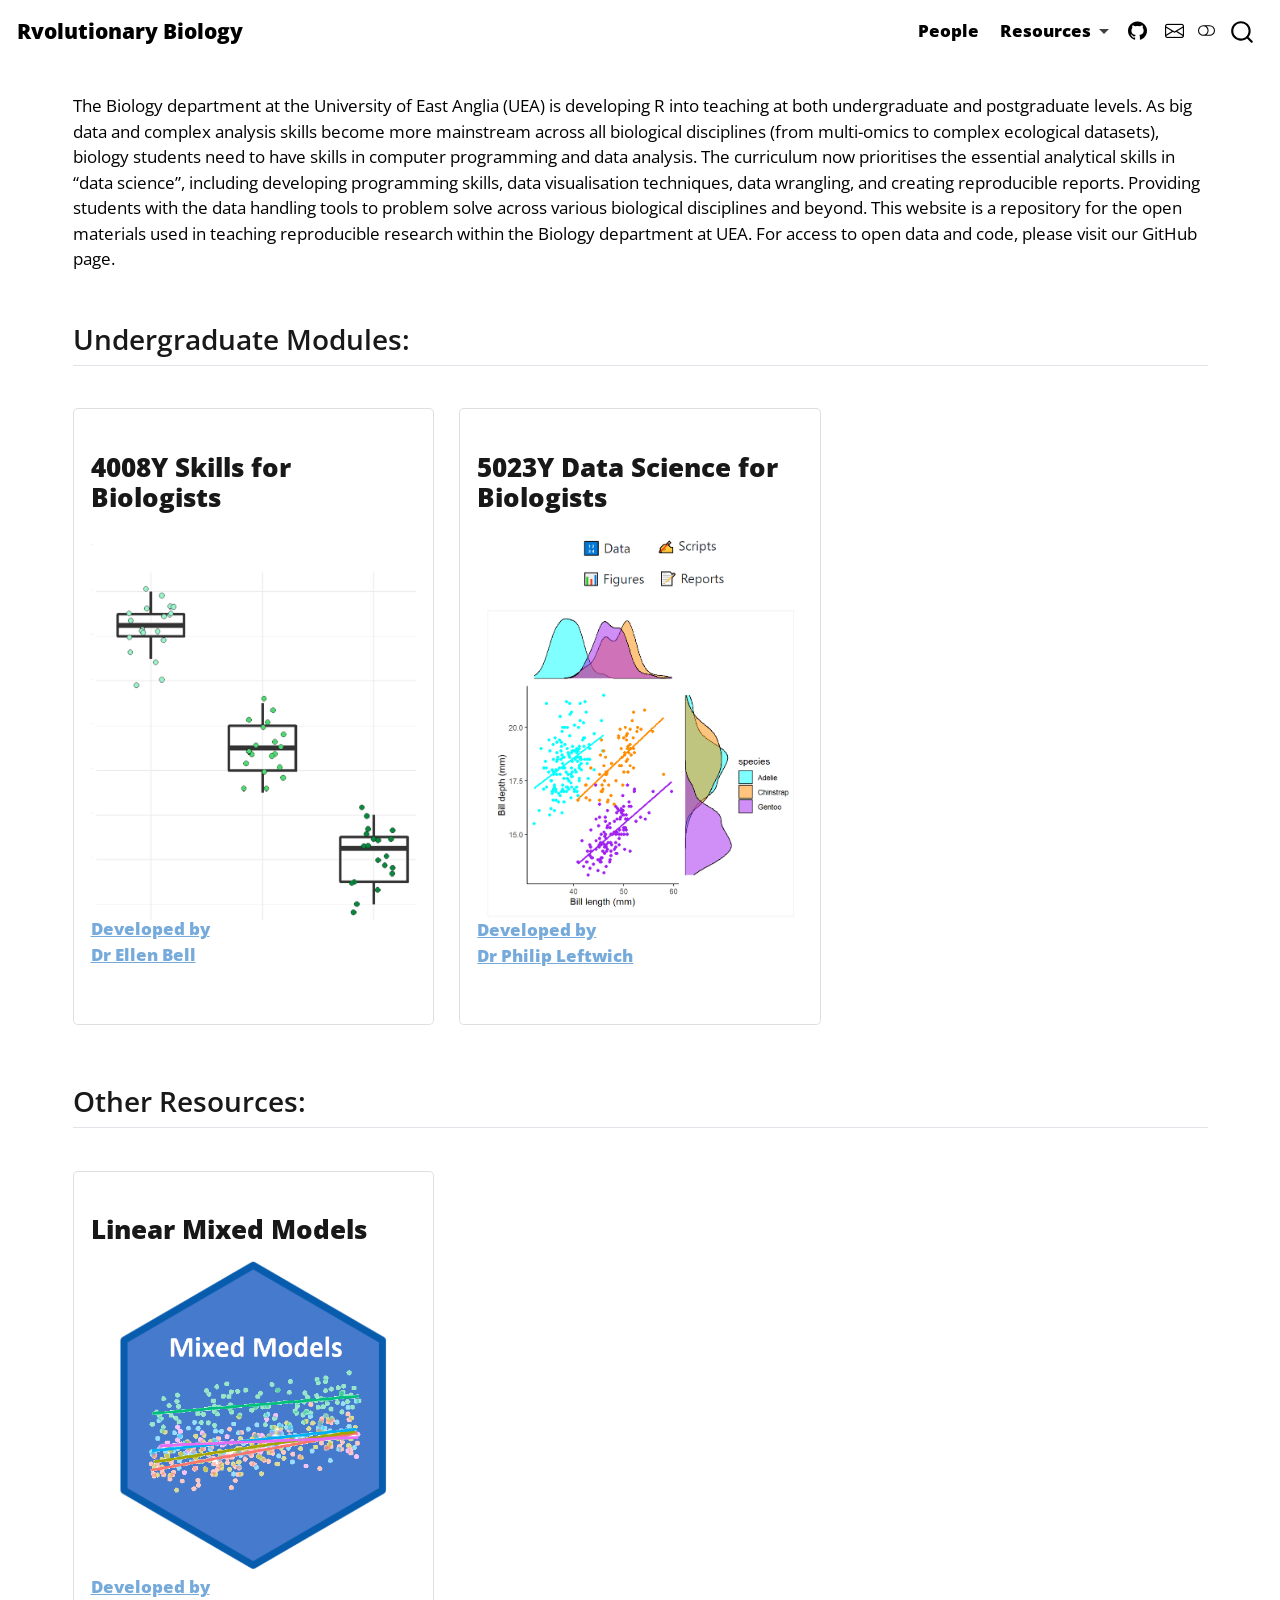
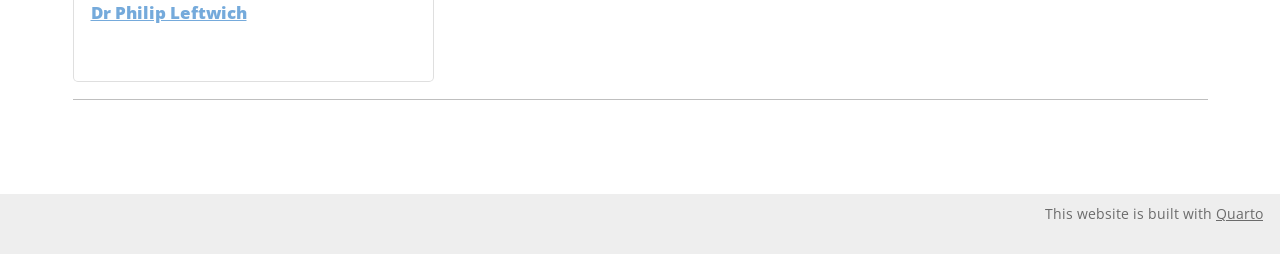
<file: docs/index.html>
<!DOCTYPE html>
<html xmlns="http://www.w3.org/1999/xhtml" lang="en" xml:lang="en"><head>

<meta charset="utf-8">
<meta name="generator" content="quarto-1.3.354">

<meta name="viewport" content="width=device-width, initial-scale=1.0, user-scalable=yes">


<title>index</title>
<style>
code{white-space: pre-wrap;}
span.smallcaps{font-variant: small-caps;}
div.columns{display: flex; gap: min(4vw, 1.5em);}
div.column{flex: auto; overflow-x: auto;}
div.hanging-indent{margin-left: 1.5em; text-indent: -1.5em;}
ul.task-list{list-style: none;}
ul.task-list li input[type="checkbox"] {
  width: 0.8em;
  margin: 0 0.8em 0.2em -1em; /* quarto-specific, see https://github.com/quarto-dev/quarto-cli/issues/4556 */ 
  vertical-align: middle;
}
</style>


<script src="site_libs/quarto-nav/quarto-nav.js"></script>
<script src="site_libs/quarto-nav/headroom.min.js"></script>
<script src="site_libs/clipboard/clipboard.min.js"></script>
<script src="site_libs/quarto-search/autocomplete.umd.js"></script>
<script src="site_libs/quarto-search/fuse.min.js"></script>
<script src="site_libs/quarto-search/quarto-search.js"></script>
<meta name="quarto:offset" content="./">
<script src="site_libs/quarto-html/quarto.js"></script>
<script src="site_libs/quarto-html/popper.min.js"></script>
<script src="site_libs/quarto-html/tippy.umd.min.js"></script>
<script src="site_libs/quarto-html/anchor.min.js"></script>
<link href="site_libs/quarto-html/tippy.css" rel="stylesheet">
<link href="site_libs/quarto-html/quarto-syntax-highlighting.css" rel="stylesheet" class="quarto-color-scheme" id="quarto-text-highlighting-styles">
<link href="site_libs/quarto-html/quarto-syntax-highlighting-dark.css" rel="prefetch" class="quarto-color-scheme quarto-color-alternate" id="quarto-text-highlighting-styles">
<script src="site_libs/bootstrap/bootstrap.min.js"></script>
<link href="site_libs/bootstrap/bootstrap-icons.css" rel="stylesheet">
<link href="site_libs/bootstrap/bootstrap.min.css" rel="stylesheet" class="quarto-color-scheme" id="quarto-bootstrap" data-mode="light">
<link href="site_libs/bootstrap/bootstrap-dark.min.css" rel="prefetch" class="quarto-color-scheme quarto-color-alternate" id="quarto-bootstrap" data-mode="dark">
<script id="quarto-search-options" type="application/json">{
  "location": "navbar",
  "copy-button": false,
  "collapse-after": 3,
  "panel-placement": "end",
  "type": "overlay",
  "limit": 20,
  "language": {
    "search-no-results-text": "No results",
    "search-matching-documents-text": "matching documents",
    "search-copy-link-title": "Copy link to search",
    "search-hide-matches-text": "Hide additional matches",
    "search-more-match-text": "more match in this document",
    "search-more-matches-text": "more matches in this document",
    "search-clear-button-title": "Clear",
    "search-detached-cancel-button-title": "Cancel",
    "search-submit-button-title": "Submit",
    "search-label": "Search"
  }
}</script>
<style>html{ scroll-behavior: smooth; }</style>


</head>

<body class="nav-fixed">

<div id="quarto-search-results"></div>
  <header id="quarto-header" class="headroom fixed-top">
    <nav class="navbar navbar-expand-lg navbar-dark ">
      <div class="navbar-container container-fluid">
      <div class="navbar-brand-container">
    <a class="navbar-brand" href="./index.html">
    <span class="navbar-title">Rvolutionary Biology</span>
    </a>
  </div>
            <div id="quarto-search" class="" title="Search"></div>
          <button class="navbar-toggler" type="button" data-bs-toggle="collapse" data-bs-target="#navbarCollapse" aria-controls="navbarCollapse" aria-expanded="false" aria-label="Toggle navigation" onclick="if (window.quartoToggleHeadroom) { window.quartoToggleHeadroom(); }">
  <span class="navbar-toggler-icon"></span>
</button>
          <div class="collapse navbar-collapse" id="navbarCollapse">
            <ul class="navbar-nav navbar-nav-scroll ms-auto">
  <li class="nav-item">
    <a class="nav-link" href="./people.html" rel="" target="">
 <span class="menu-text">People</span></a>
  </li>  
  <li class="nav-item dropdown ">
    <a class="nav-link dropdown-toggle" href="#" id="nav-menu-resources" role="button" data-bs-toggle="dropdown" aria-expanded="false" rel="" target="">
 <span class="menu-text">Resources</span>
    </a>
    <ul class="dropdown-menu dropdown-menu-end" aria-labelledby="nav-menu-resources">    
        <li>
    <a class="dropdown-item" href="./myresources.html" rel="" target="">
 <span class="dropdown-text">books, workshops &amp; communities</span></a>
  </li>  
        <li>
    <a class="dropdown-item" href="./information.html" rel="" target="">
 <span class="dropdown-text">teaching resources</span></a>
  </li>  
    </ul>
  </li>
  <li class="nav-item compact">
    <a class="nav-link" href="https://github.com/UEABIO" rel="" target=""><i class="bi bi-github" role="img">
</i> 
 <span class="menu-text"></span></a>
  </li>  
  <li class="nav-item compact">
    <a class="nav-link" href="mailto:p.leftwich@uea.ac.uk" rel="" target=""><i class="bi bi-envelope" role="img">
</i> 
 <span class="menu-text"></span></a>
  </li>  
</ul>
            <div class="quarto-navbar-tools">
  <a href="" class="quarto-color-scheme-toggle quarto-navigation-tool  px-1" onclick="window.quartoToggleColorScheme(); return false;" title="Toggle dark mode"><i class="bi"></i></a>
</div>
          </div> <!-- /navcollapse -->
      </div> <!-- /container-fluid -->
    </nav>
</header>
<!-- content -->
<div id="quarto-content" class="quarto-container page-columns page-rows-contents page-layout-full page-navbar">
<!-- sidebar -->
<!-- margin-sidebar -->
    <div id="quarto-margin-sidebar" class="sidebar margin-sidebar zindex-bottom">
        
    </div>
<!-- main -->
<main class="content column-page" id="quarto-document-content">



<p>The Biology department at the University of East Anglia (UEA) is developing R into teaching at both undergraduate and postgraduate levels. As big data and complex analysis skills become more mainstream across all biological disciplines (from multi-omics to complex ecological datasets), biology students need to have skills in computer programming and data analysis. The curriculum now prioritises the essential analytical skills in “data science”, including developing programming skills, data visualisation techniques, data wrangling, and creating reproducible reports. Providing students with the data handling tools to problem solve across various biological disciplines and beyond. This website is a repository for the open materials used in teaching reproducible research within the Biology department at UEA. For access to open data and code, please visit our GitHub page.</p>
<div class="grid">
<section id="sec-curr" class="level2 g-col-12">
<h2 class="anchored" data-anchor-id="sec-curr">Undergraduate Modules:</h2>
</section>
<div class="g-col-12 g-col-md-4">
<div class="card h-100">
<div class="card-body d-flex flex-column position-relative">
<h4 class="card-title anchored">
4008Y Skills for Biologists
</h4>
<a href="https://ellenbell.github.io/4008Y/" target="_blank"> <img src="images/descriptives.png" class="card-img-top" alt="4008Y Skills for Biologists"> </a> <a href="https://research-portal.uea.ac.uk/en/persons/ellen-bell" target="_blank">
<p class="card-subtitle">
Developed by<br>Dr Ellen Bell
</p>
</a>
<div class="card-text text-center">

</div>
<div class="text-center">
<p></p>
</div>
</div>
</div>
</div>
<div class="g-col-12 g-col-md-4">
<div class="card h-100">
<div class="card-body d-flex flex-column position-relative">
<h4 class="card-title anchored">
5023Y Data Science for Biologists
</h4>
<a href="https://ueabio.github.io/data-sci-v1/" target="_blank"> <img src="images/data_sci.png" class="card-img-top" alt="5023Y Data Science for Biologists"> </a> <a href="https://research-portal.uea.ac.uk/en/persons/philip-leftwich" target="_blank">
<p class="card-subtitle">
Developed by<br>Dr Philip Leftwich
</p>
</a>
<div class="card-text text-center">

</div>
<div class="text-center">
<p></p>
</div>
</div>
</div>
</div>
<section id="sec-curr" class="level2 g-col-12">
<h2 class="anchored" data-anchor-id="sec-curr">Other Resources:</h2>
</section>
<div class="g-col-12 g-col-md-4">
<div class="card h-100">
<div class="card-body d-flex flex-column position-relative">
<h4 class="card-title anchored">
Linear Mixed Models
</h4>
<a href="https://ueabio.github.io/intro-mixed-models/" target="_blank"> <img src="images/mixed-logo.png" class="card-img-top" alt="Linear Mixed Models"> </a> <a href="https://research-portal.uea.ac.uk/en/persons/philip-leftwich" target="_blank">
<p class="card-subtitle">
Developed by<br>Dr Philip Leftwich
</p>
</a>
<div class="card-text text-center">

</div>
<div class="text-center">
<p></p>
</div>
</div>
</div>
</div>
</div>
<hr>



</main> <!-- /main -->
<script id="quarto-html-after-body" type="application/javascript">
window.document.addEventListener("DOMContentLoaded", function (event) {
  const toggleBodyColorMode = (bsSheetEl) => {
    const mode = bsSheetEl.getAttribute("data-mode");
    const bodyEl = window.document.querySelector("body");
    if (mode === "dark") {
      bodyEl.classList.add("quarto-dark");
      bodyEl.classList.remove("quarto-light");
    } else {
      bodyEl.classList.add("quarto-light");
      bodyEl.classList.remove("quarto-dark");
    }
  }
  const toggleBodyColorPrimary = () => {
    const bsSheetEl = window.document.querySelector("link#quarto-bootstrap");
    if (bsSheetEl) {
      toggleBodyColorMode(bsSheetEl);
    }
  }
  toggleBodyColorPrimary();  
  const disableStylesheet = (stylesheets) => {
    for (let i=0; i < stylesheets.length; i++) {
      const stylesheet = stylesheets[i];
      stylesheet.rel = 'prefetch';
    }
  }
  const enableStylesheet = (stylesheets) => {
    for (let i=0; i < stylesheets.length; i++) {
      const stylesheet = stylesheets[i];
      stylesheet.rel = 'stylesheet';
    }
  }
  const manageTransitions = (selector, allowTransitions) => {
    const els = window.document.querySelectorAll(selector);
    for (let i=0; i < els.length; i++) {
      const el = els[i];
      if (allowTransitions) {
        el.classList.remove('notransition');
      } else {
        el.classList.add('notransition');
      }
    }
  }
  const toggleColorMode = (alternate) => {
    // Switch the stylesheets
    const alternateStylesheets = window.document.querySelectorAll('link.quarto-color-scheme.quarto-color-alternate');
    manageTransitions('#quarto-margin-sidebar .nav-link', false);
    if (alternate) {
      enableStylesheet(alternateStylesheets);
      for (const sheetNode of alternateStylesheets) {
        if (sheetNode.id === "quarto-bootstrap") {
          toggleBodyColorMode(sheetNode);
        }
      }
    } else {
      disableStylesheet(alternateStylesheets);
      toggleBodyColorPrimary();
    }
    manageTransitions('#quarto-margin-sidebar .nav-link', true);
    // Switch the toggles
    const toggles = window.document.querySelectorAll('.quarto-color-scheme-toggle');
    for (let i=0; i < toggles.length; i++) {
      const toggle = toggles[i];
      if (toggle) {
        if (alternate) {
          toggle.classList.add("alternate");     
        } else {
          toggle.classList.remove("alternate");
        }
      }
    }
    // Hack to workaround the fact that safari doesn't
    // properly recolor the scrollbar when toggling (#1455)
    if (navigator.userAgent.indexOf('Safari') > 0 && navigator.userAgent.indexOf('Chrome') == -1) {
      manageTransitions("body", false);
      window.scrollTo(0, 1);
      setTimeout(() => {
        window.scrollTo(0, 0);
        manageTransitions("body", true);
      }, 40);  
    }
  }
  const isFileUrl = () => { 
    return window.location.protocol === 'file:';
  }
  const hasAlternateSentinel = () => {  
    let styleSentinel = getColorSchemeSentinel();
    if (styleSentinel !== null) {
      return styleSentinel === "alternate";
    } else {
      return false;
    }
  }
  const setStyleSentinel = (alternate) => {
    const value = alternate ? "alternate" : "default";
    if (!isFileUrl()) {
      window.localStorage.setItem("quarto-color-scheme", value);
    } else {
      localAlternateSentinel = value;
    }
  }
  const getColorSchemeSentinel = () => {
    if (!isFileUrl()) {
      const storageValue = window.localStorage.getItem("quarto-color-scheme");
      return storageValue != null ? storageValue : localAlternateSentinel;
    } else {
      return localAlternateSentinel;
    }
  }
  let localAlternateSentinel = 'default';
  // Dark / light mode switch
  window.quartoToggleColorScheme = () => {
    // Read the current dark / light value 
    let toAlternate = !hasAlternateSentinel();
    toggleColorMode(toAlternate);
    setStyleSentinel(toAlternate);
  };
  // Ensure there is a toggle, if there isn't float one in the top right
  if (window.document.querySelector('.quarto-color-scheme-toggle') === null) {
    const a = window.document.createElement('a');
    a.classList.add('top-right');
    a.classList.add('quarto-color-scheme-toggle');
    a.href = "";
    a.onclick = function() { try { window.quartoToggleColorScheme(); } catch {} return false; };
    const i = window.document.createElement("i");
    i.classList.add('bi');
    a.appendChild(i);
    window.document.body.appendChild(a);
  }
  // Switch to dark mode if need be
  if (hasAlternateSentinel()) {
    toggleColorMode(true);
  } else {
    toggleColorMode(false);
  }
  const icon = "";
  const anchorJS = new window.AnchorJS();
  anchorJS.options = {
    placement: 'right',
    icon: icon
  };
  anchorJS.add('.anchored');
  const isCodeAnnotation = (el) => {
    for (const clz of el.classList) {
      if (clz.startsWith('code-annotation-')) {                     
        return true;
      }
    }
    return false;
  }
  const clipboard = new window.ClipboardJS('.code-copy-button', {
    text: function(trigger) {
      const codeEl = trigger.previousElementSibling.cloneNode(true);
      for (const childEl of codeEl.children) {
        if (isCodeAnnotation(childEl)) {
          childEl.remove();
        }
      }
      return codeEl.innerText;
    }
  });
  clipboard.on('success', function(e) {
    // button target
    const button = e.trigger;
    // don't keep focus
    button.blur();
    // flash "checked"
    button.classList.add('code-copy-button-checked');
    var currentTitle = button.getAttribute("title");
    button.setAttribute("title", "Copied!");
    let tooltip;
    if (window.bootstrap) {
      button.setAttribute("data-bs-toggle", "tooltip");
      button.setAttribute("data-bs-placement", "left");
      button.setAttribute("data-bs-title", "Copied!");
      tooltip = new bootstrap.Tooltip(button, 
        { trigger: "manual", 
          customClass: "code-copy-button-tooltip",
          offset: [0, -8]});
      tooltip.show();    
    }
    setTimeout(function() {
      if (tooltip) {
        tooltip.hide();
        button.removeAttribute("data-bs-title");
        button.removeAttribute("data-bs-toggle");
        button.removeAttribute("data-bs-placement");
      }
      button.setAttribute("title", currentTitle);
      button.classList.remove('code-copy-button-checked');
    }, 1000);
    // clear code selection
    e.clearSelection();
  });
  function tippyHover(el, contentFn) {
    const config = {
      allowHTML: true,
      content: contentFn,
      maxWidth: 500,
      delay: 100,
      arrow: false,
      appendTo: function(el) {
          return el.parentElement;
      },
      interactive: true,
      interactiveBorder: 10,
      theme: 'quarto',
      placement: 'bottom-start'
    };
    window.tippy(el, config); 
  }
  const noterefs = window.document.querySelectorAll('a[role="doc-noteref"]');
  for (var i=0; i<noterefs.length; i++) {
    const ref = noterefs[i];
    tippyHover(ref, function() {
      // use id or data attribute instead here
      let href = ref.getAttribute('data-footnote-href') || ref.getAttribute('href');
      try { href = new URL(href).hash; } catch {}
      const id = href.replace(/^#\/?/, "");
      const note = window.document.getElementById(id);
      return note.innerHTML;
    });
  }
      let selectedAnnoteEl;
      const selectorForAnnotation = ( cell, annotation) => {
        let cellAttr = 'data-code-cell="' + cell + '"';
        let lineAttr = 'data-code-annotation="' +  annotation + '"';
        const selector = 'span[' + cellAttr + '][' + lineAttr + ']';
        return selector;
      }
      const selectCodeLines = (annoteEl) => {
        const doc = window.document;
        const targetCell = annoteEl.getAttribute("data-target-cell");
        const targetAnnotation = annoteEl.getAttribute("data-target-annotation");
        const annoteSpan = window.document.querySelector(selectorForAnnotation(targetCell, targetAnnotation));
        const lines = annoteSpan.getAttribute("data-code-lines").split(",");
        const lineIds = lines.map((line) => {
          return targetCell + "-" + line;
        })
        let top = null;
        let height = null;
        let parent = null;
        if (lineIds.length > 0) {
            //compute the position of the single el (top and bottom and make a div)
            const el = window.document.getElementById(lineIds[0]);
            top = el.offsetTop;
            height = el.offsetHeight;
            parent = el.parentElement.parentElement;
          if (lineIds.length > 1) {
            const lastEl = window.document.getElementById(lineIds[lineIds.length - 1]);
            const bottom = lastEl.offsetTop + lastEl.offsetHeight;
            height = bottom - top;
          }
          if (top !== null && height !== null && parent !== null) {
            // cook up a div (if necessary) and position it 
            let div = window.document.getElementById("code-annotation-line-highlight");
            if (div === null) {
              div = window.document.createElement("div");
              div.setAttribute("id", "code-annotation-line-highlight");
              div.style.position = 'absolute';
              parent.appendChild(div);
            }
            div.style.top = top - 2 + "px";
            div.style.height = height + 4 + "px";
            let gutterDiv = window.document.getElementById("code-annotation-line-highlight-gutter");
            if (gutterDiv === null) {
              gutterDiv = window.document.createElement("div");
              gutterDiv.setAttribute("id", "code-annotation-line-highlight-gutter");
              gutterDiv.style.position = 'absolute';
              const codeCell = window.document.getElementById(targetCell);
              const gutter = codeCell.querySelector('.code-annotation-gutter');
              gutter.appendChild(gutterDiv);
            }
            gutterDiv.style.top = top - 2 + "px";
            gutterDiv.style.height = height + 4 + "px";
          }
          selectedAnnoteEl = annoteEl;
        }
      };
      const unselectCodeLines = () => {
        const elementsIds = ["code-annotation-line-highlight", "code-annotation-line-highlight-gutter"];
        elementsIds.forEach((elId) => {
          const div = window.document.getElementById(elId);
          if (div) {
            div.remove();
          }
        });
        selectedAnnoteEl = undefined;
      };
      // Attach click handler to the DT
      const annoteDls = window.document.querySelectorAll('dt[data-target-cell]');
      for (const annoteDlNode of annoteDls) {
        annoteDlNode.addEventListener('click', (event) => {
          const clickedEl = event.target;
          if (clickedEl !== selectedAnnoteEl) {
            unselectCodeLines();
            const activeEl = window.document.querySelector('dt[data-target-cell].code-annotation-active');
            if (activeEl) {
              activeEl.classList.remove('code-annotation-active');
            }
            selectCodeLines(clickedEl);
            clickedEl.classList.add('code-annotation-active');
          } else {
            // Unselect the line
            unselectCodeLines();
            clickedEl.classList.remove('code-annotation-active');
          }
        });
      }
  const findCites = (el) => {
    const parentEl = el.parentElement;
    if (parentEl) {
      const cites = parentEl.dataset.cites;
      if (cites) {
        return {
          el,
          cites: cites.split(' ')
        };
      } else {
        return findCites(el.parentElement)
      }
    } else {
      return undefined;
    }
  };
  var bibliorefs = window.document.querySelectorAll('a[role="doc-biblioref"]');
  for (var i=0; i<bibliorefs.length; i++) {
    const ref = bibliorefs[i];
    const citeInfo = findCites(ref);
    if (citeInfo) {
      tippyHover(citeInfo.el, function() {
        var popup = window.document.createElement('div');
        citeInfo.cites.forEach(function(cite) {
          var citeDiv = window.document.createElement('div');
          citeDiv.classList.add('hanging-indent');
          citeDiv.classList.add('csl-entry');
          var biblioDiv = window.document.getElementById('ref-' + cite);
          if (biblioDiv) {
            citeDiv.innerHTML = biblioDiv.innerHTML;
          }
          popup.appendChild(citeDiv);
        });
        return popup.innerHTML;
      });
    }
  }
    var localhostRegex = new RegExp(/^(?:http|https):\/\/localhost\:?[0-9]*\//);
      var filterRegex = new RegExp("https:\/\/ueabio\.github\.io\/Rvolutionary-Biology-at-UEA\/");
    var isInternal = (href) => {
        return filterRegex.test(href) || localhostRegex.test(href);
    }
    // Inspect non-navigation links and adorn them if external
 	var links = window.document.querySelectorAll('a[href]:not(.nav-link):not(.navbar-brand):not(.toc-action):not(.sidebar-link):not(.sidebar-item-toggle):not(.pagination-link):not(.no-external):not([aria-hidden]):not(.dropdown-item)');
    for (var i=0; i<links.length; i++) {
      const link = links[i];
      if (!isInternal(link.href)) {
          // target, if specified
          link.setAttribute("target", "_blank");
      }
    }
});
</script>
</div> <!-- /content -->
<footer class="footer">
  <div class="nav-footer">
    <div class="nav-footer-left">
      &nbsp;
    </div>   
    <div class="nav-footer-center">
      &nbsp;
    </div>
    <div class="nav-footer-right">This website is built with <a href="https://quarto.org/">Quarto</a></div>
  </div>
</footer>



<script src="site_libs/quarto-html/zenscroll-min.js"></script>
</body></html>
</file>
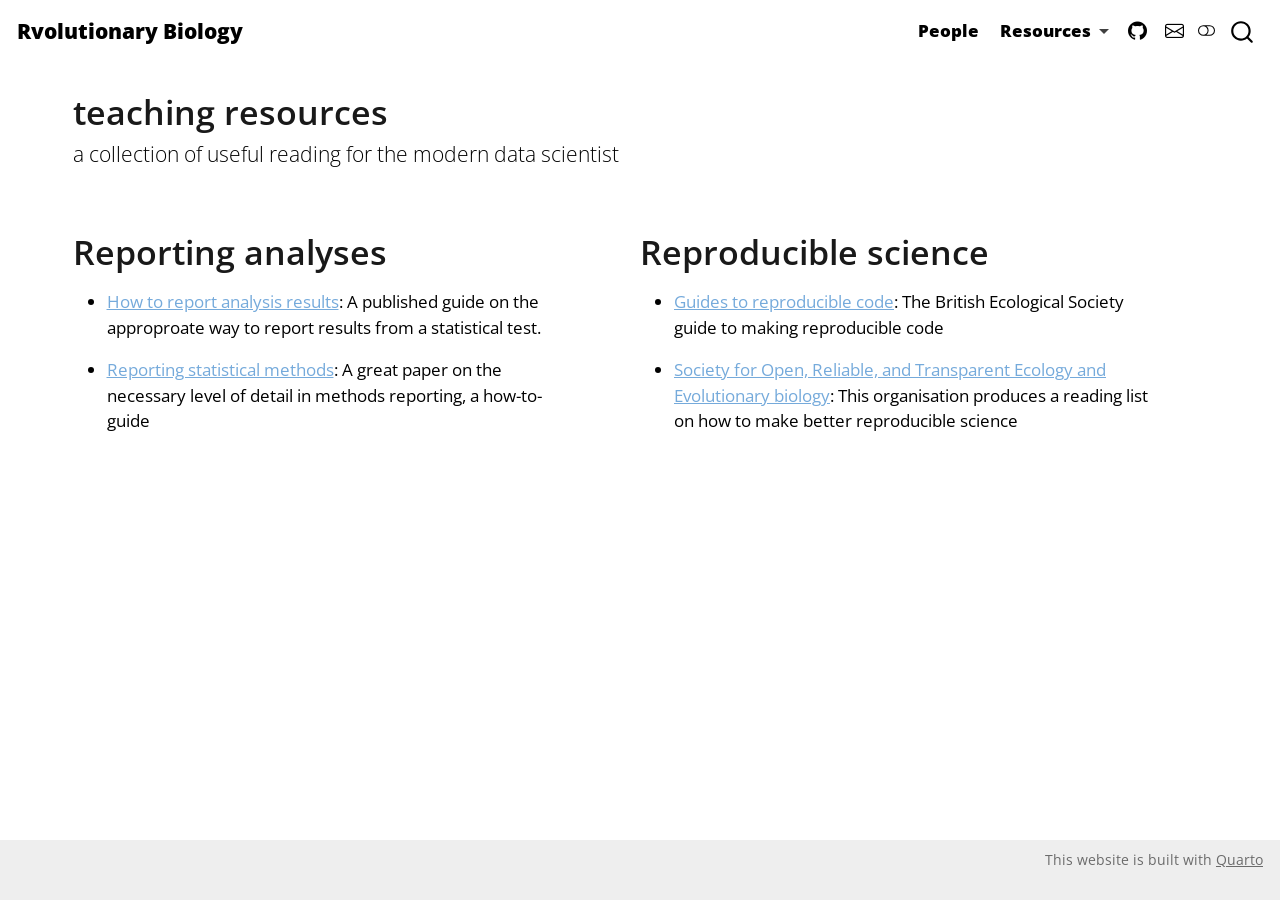
<file: docs/information.html>
<!DOCTYPE html>
<html xmlns="http://www.w3.org/1999/xhtml" lang="en" xml:lang="en"><head>

<meta charset="utf-8">
<meta name="generator" content="quarto-1.3.354">

<meta name="viewport" content="width=device-width, initial-scale=1.0, user-scalable=yes">


<title>teaching resources</title>
<style>
code{white-space: pre-wrap;}
span.smallcaps{font-variant: small-caps;}
div.columns{display: flex; gap: min(4vw, 1.5em);}
div.column{flex: auto; overflow-x: auto;}
div.hanging-indent{margin-left: 1.5em; text-indent: -1.5em;}
ul.task-list{list-style: none;}
ul.task-list li input[type="checkbox"] {
  width: 0.8em;
  margin: 0 0.8em 0.2em -1em; /* quarto-specific, see https://github.com/quarto-dev/quarto-cli/issues/4556 */ 
  vertical-align: middle;
}
</style>


<script src="site_libs/quarto-nav/quarto-nav.js"></script>
<script src="site_libs/quarto-nav/headroom.min.js"></script>
<script src="site_libs/clipboard/clipboard.min.js"></script>
<script src="site_libs/quarto-search/autocomplete.umd.js"></script>
<script src="site_libs/quarto-search/fuse.min.js"></script>
<script src="site_libs/quarto-search/quarto-search.js"></script>
<meta name="quarto:offset" content="./">
<script src="site_libs/quarto-html/quarto.js"></script>
<script src="site_libs/quarto-html/popper.min.js"></script>
<script src="site_libs/quarto-html/tippy.umd.min.js"></script>
<script src="site_libs/quarto-html/anchor.min.js"></script>
<link href="site_libs/quarto-html/tippy.css" rel="stylesheet">
<link href="site_libs/quarto-html/quarto-syntax-highlighting.css" rel="stylesheet" class="quarto-color-scheme" id="quarto-text-highlighting-styles">
<link href="site_libs/quarto-html/quarto-syntax-highlighting-dark.css" rel="prefetch" class="quarto-color-scheme quarto-color-alternate" id="quarto-text-highlighting-styles">
<script src="site_libs/bootstrap/bootstrap.min.js"></script>
<link href="site_libs/bootstrap/bootstrap-icons.css" rel="stylesheet">
<link href="site_libs/bootstrap/bootstrap.min.css" rel="stylesheet" class="quarto-color-scheme" id="quarto-bootstrap" data-mode="light">
<link href="site_libs/bootstrap/bootstrap-dark.min.css" rel="prefetch" class="quarto-color-scheme quarto-color-alternate" id="quarto-bootstrap" data-mode="dark">
<script id="quarto-search-options" type="application/json">{
  "location": "navbar",
  "copy-button": false,
  "collapse-after": 3,
  "panel-placement": "end",
  "type": "overlay",
  "limit": 20,
  "language": {
    "search-no-results-text": "No results",
    "search-matching-documents-text": "matching documents",
    "search-copy-link-title": "Copy link to search",
    "search-hide-matches-text": "Hide additional matches",
    "search-more-match-text": "more match in this document",
    "search-more-matches-text": "more matches in this document",
    "search-clear-button-title": "Clear",
    "search-detached-cancel-button-title": "Cancel",
    "search-submit-button-title": "Submit",
    "search-label": "Search"
  }
}</script>
<style>html{ scroll-behavior: smooth; }</style>


</head>

<body class="nav-fixed">

<div id="quarto-search-results"></div>
  <header id="quarto-header" class="headroom fixed-top">
    <nav class="navbar navbar-expand-lg navbar-dark ">
      <div class="navbar-container container-fluid">
      <div class="navbar-brand-container">
    <a class="navbar-brand" href="./index.html">
    <span class="navbar-title">Rvolutionary Biology</span>
    </a>
  </div>
            <div id="quarto-search" class="" title="Search"></div>
          <button class="navbar-toggler" type="button" data-bs-toggle="collapse" data-bs-target="#navbarCollapse" aria-controls="navbarCollapse" aria-expanded="false" aria-label="Toggle navigation" onclick="if (window.quartoToggleHeadroom) { window.quartoToggleHeadroom(); }">
  <span class="navbar-toggler-icon"></span>
</button>
          <div class="collapse navbar-collapse" id="navbarCollapse">
            <ul class="navbar-nav navbar-nav-scroll ms-auto">
  <li class="nav-item">
    <a class="nav-link" href="./people.html" rel="" target="">
 <span class="menu-text">People</span></a>
  </li>  
  <li class="nav-item dropdown ">
    <a class="nav-link dropdown-toggle" href="#" id="nav-menu-resources" role="button" data-bs-toggle="dropdown" aria-expanded="false" rel="" target="">
 <span class="menu-text">Resources</span>
    </a>
    <ul class="dropdown-menu dropdown-menu-end" aria-labelledby="nav-menu-resources">    
        <li>
    <a class="dropdown-item" href="./myresources.html" rel="" target="">
 <span class="dropdown-text">books, workshops &amp; communities</span></a>
  </li>  
        <li>
    <a class="dropdown-item" href="./information.html" rel="" target="">
 <span class="dropdown-text">teaching resources</span></a>
  </li>  
    </ul>
  </li>
  <li class="nav-item compact">
    <a class="nav-link" href="https://github.com/UEABIO" rel="" target=""><i class="bi bi-github" role="img">
</i> 
 <span class="menu-text"></span></a>
  </li>  
  <li class="nav-item compact">
    <a class="nav-link" href="mailto:p.leftwich@uea.ac.uk" rel="" target=""><i class="bi bi-envelope" role="img">
</i> 
 <span class="menu-text"></span></a>
  </li>  
</ul>
            <div class="quarto-navbar-tools">
  <a href="" class="quarto-color-scheme-toggle quarto-navigation-tool  px-1" onclick="window.quartoToggleColorScheme(); return false;" title="Toggle dark mode"><i class="bi"></i></a>
</div>
          </div> <!-- /navcollapse -->
      </div> <!-- /container-fluid -->
    </nav>
</header>
<!-- content -->
<div id="quarto-content" class="quarto-container page-columns page-rows-contents page-layout-full page-navbar">
<!-- sidebar -->
<!-- margin-sidebar -->
    <div id="quarto-margin-sidebar" class="sidebar margin-sidebar zindex-bottom">
        
    </div>
<!-- main -->
<main class="content column-page" id="quarto-document-content">

<header id="title-block-header" class="quarto-title-block default">
<div class="quarto-title">
<h1 class="title">teaching resources</h1>
<p class="subtitle lead">a collection of useful reading for the modern data scientist</p>
</div>



<div class="quarto-title-meta">

    
  
    
  </div>
  

</header>

<div class="columns">
<div class="column" style="width:45%;">
<section id="reporting-analyses" class="level1">
<h1>Reporting analyses</h1>
<ul>
<li><p><a href="https://link.springer.com/article/10.1007/s43440-020-00110-5">How to report analysis results</a>: A published guide on the approproate way to report results from a statistical test.</p></li>
<li><p><a href="https://esajournals.onlinelibrary.wiley.com/doi/full/10.1002/ecs2.4539">Reporting statistical methods</a>: A great paper on the necessary level of detail in methods reporting, a how-to-guide</p></li>
</ul>
</section>
</div><div class="column" style="width:5%;">

</div><div class="column" style="width:45%;">
<section id="reproducible-science" class="level1">
<h1>Reproducible science</h1>
<ul>
<li><p><a href="https://www.britishecologicalsociety.org/wp-content/uploads/2019/06/BES-Guide-Reproducible-Code-2019.pdf?utm_source=web&amp;utm_medium=web&amp;utm_campaign=better_science">Guides to reproducible code</a>: The British Ecological Society guide to making reproducible code</p></li>
<li><p><a href="https://www.sortee.org/reading/">Society for Open, Reliable, and Transparent Ecology and Evolutionary biology</a>: This organisation produces a reading list on how to make better reproducible science</p></li>
</ul>
</section>
</div>
</div>



</main> <!-- /main -->
<script id="quarto-html-after-body" type="application/javascript">
window.document.addEventListener("DOMContentLoaded", function (event) {
  const toggleBodyColorMode = (bsSheetEl) => {
    const mode = bsSheetEl.getAttribute("data-mode");
    const bodyEl = window.document.querySelector("body");
    if (mode === "dark") {
      bodyEl.classList.add("quarto-dark");
      bodyEl.classList.remove("quarto-light");
    } else {
      bodyEl.classList.add("quarto-light");
      bodyEl.classList.remove("quarto-dark");
    }
  }
  const toggleBodyColorPrimary = () => {
    const bsSheetEl = window.document.querySelector("link#quarto-bootstrap");
    if (bsSheetEl) {
      toggleBodyColorMode(bsSheetEl);
    }
  }
  toggleBodyColorPrimary();  
  const disableStylesheet = (stylesheets) => {
    for (let i=0; i < stylesheets.length; i++) {
      const stylesheet = stylesheets[i];
      stylesheet.rel = 'prefetch';
    }
  }
  const enableStylesheet = (stylesheets) => {
    for (let i=0; i < stylesheets.length; i++) {
      const stylesheet = stylesheets[i];
      stylesheet.rel = 'stylesheet';
    }
  }
  const manageTransitions = (selector, allowTransitions) => {
    const els = window.document.querySelectorAll(selector);
    for (let i=0; i < els.length; i++) {
      const el = els[i];
      if (allowTransitions) {
        el.classList.remove('notransition');
      } else {
        el.classList.add('notransition');
      }
    }
  }
  const toggleColorMode = (alternate) => {
    // Switch the stylesheets
    const alternateStylesheets = window.document.querySelectorAll('link.quarto-color-scheme.quarto-color-alternate');
    manageTransitions('#quarto-margin-sidebar .nav-link', false);
    if (alternate) {
      enableStylesheet(alternateStylesheets);
      for (const sheetNode of alternateStylesheets) {
        if (sheetNode.id === "quarto-bootstrap") {
          toggleBodyColorMode(sheetNode);
        }
      }
    } else {
      disableStylesheet(alternateStylesheets);
      toggleBodyColorPrimary();
    }
    manageTransitions('#quarto-margin-sidebar .nav-link', true);
    // Switch the toggles
    const toggles = window.document.querySelectorAll('.quarto-color-scheme-toggle');
    for (let i=0; i < toggles.length; i++) {
      const toggle = toggles[i];
      if (toggle) {
        if (alternate) {
          toggle.classList.add("alternate");     
        } else {
          toggle.classList.remove("alternate");
        }
      }
    }
    // Hack to workaround the fact that safari doesn't
    // properly recolor the scrollbar when toggling (#1455)
    if (navigator.userAgent.indexOf('Safari') > 0 && navigator.userAgent.indexOf('Chrome') == -1) {
      manageTransitions("body", false);
      window.scrollTo(0, 1);
      setTimeout(() => {
        window.scrollTo(0, 0);
        manageTransitions("body", true);
      }, 40);  
    }
  }
  const isFileUrl = () => { 
    return window.location.protocol === 'file:';
  }
  const hasAlternateSentinel = () => {  
    let styleSentinel = getColorSchemeSentinel();
    if (styleSentinel !== null) {
      return styleSentinel === "alternate";
    } else {
      return false;
    }
  }
  const setStyleSentinel = (alternate) => {
    const value = alternate ? "alternate" : "default";
    if (!isFileUrl()) {
      window.localStorage.setItem("quarto-color-scheme", value);
    } else {
      localAlternateSentinel = value;
    }
  }
  const getColorSchemeSentinel = () => {
    if (!isFileUrl()) {
      const storageValue = window.localStorage.getItem("quarto-color-scheme");
      return storageValue != null ? storageValue : localAlternateSentinel;
    } else {
      return localAlternateSentinel;
    }
  }
  let localAlternateSentinel = 'default';
  // Dark / light mode switch
  window.quartoToggleColorScheme = () => {
    // Read the current dark / light value 
    let toAlternate = !hasAlternateSentinel();
    toggleColorMode(toAlternate);
    setStyleSentinel(toAlternate);
  };
  // Ensure there is a toggle, if there isn't float one in the top right
  if (window.document.querySelector('.quarto-color-scheme-toggle') === null) {
    const a = window.document.createElement('a');
    a.classList.add('top-right');
    a.classList.add('quarto-color-scheme-toggle');
    a.href = "";
    a.onclick = function() { try { window.quartoToggleColorScheme(); } catch {} return false; };
    const i = window.document.createElement("i");
    i.classList.add('bi');
    a.appendChild(i);
    window.document.body.appendChild(a);
  }
  // Switch to dark mode if need be
  if (hasAlternateSentinel()) {
    toggleColorMode(true);
  } else {
    toggleColorMode(false);
  }
  const icon = "";
  const anchorJS = new window.AnchorJS();
  anchorJS.options = {
    placement: 'right',
    icon: icon
  };
  anchorJS.add('.anchored');
  const isCodeAnnotation = (el) => {
    for (const clz of el.classList) {
      if (clz.startsWith('code-annotation-')) {                     
        return true;
      }
    }
    return false;
  }
  const clipboard = new window.ClipboardJS('.code-copy-button', {
    text: function(trigger) {
      const codeEl = trigger.previousElementSibling.cloneNode(true);
      for (const childEl of codeEl.children) {
        if (isCodeAnnotation(childEl)) {
          childEl.remove();
        }
      }
      return codeEl.innerText;
    }
  });
  clipboard.on('success', function(e) {
    // button target
    const button = e.trigger;
    // don't keep focus
    button.blur();
    // flash "checked"
    button.classList.add('code-copy-button-checked');
    var currentTitle = button.getAttribute("title");
    button.setAttribute("title", "Copied!");
    let tooltip;
    if (window.bootstrap) {
      button.setAttribute("data-bs-toggle", "tooltip");
      button.setAttribute("data-bs-placement", "left");
      button.setAttribute("data-bs-title", "Copied!");
      tooltip = new bootstrap.Tooltip(button, 
        { trigger: "manual", 
          customClass: "code-copy-button-tooltip",
          offset: [0, -8]});
      tooltip.show();    
    }
    setTimeout(function() {
      if (tooltip) {
        tooltip.hide();
        button.removeAttribute("data-bs-title");
        button.removeAttribute("data-bs-toggle");
        button.removeAttribute("data-bs-placement");
      }
      button.setAttribute("title", currentTitle);
      button.classList.remove('code-copy-button-checked');
    }, 1000);
    // clear code selection
    e.clearSelection();
  });
  function tippyHover(el, contentFn) {
    const config = {
      allowHTML: true,
      content: contentFn,
      maxWidth: 500,
      delay: 100,
      arrow: false,
      appendTo: function(el) {
          return el.parentElement;
      },
      interactive: true,
      interactiveBorder: 10,
      theme: 'quarto',
      placement: 'bottom-start'
    };
    window.tippy(el, config); 
  }
  const noterefs = window.document.querySelectorAll('a[role="doc-noteref"]');
  for (var i=0; i<noterefs.length; i++) {
    const ref = noterefs[i];
    tippyHover(ref, function() {
      // use id or data attribute instead here
      let href = ref.getAttribute('data-footnote-href') || ref.getAttribute('href');
      try { href = new URL(href).hash; } catch {}
      const id = href.replace(/^#\/?/, "");
      const note = window.document.getElementById(id);
      return note.innerHTML;
    });
  }
      let selectedAnnoteEl;
      const selectorForAnnotation = ( cell, annotation) => {
        let cellAttr = 'data-code-cell="' + cell + '"';
        let lineAttr = 'data-code-annotation="' +  annotation + '"';
        const selector = 'span[' + cellAttr + '][' + lineAttr + ']';
        return selector;
      }
      const selectCodeLines = (annoteEl) => {
        const doc = window.document;
        const targetCell = annoteEl.getAttribute("data-target-cell");
        const targetAnnotation = annoteEl.getAttribute("data-target-annotation");
        const annoteSpan = window.document.querySelector(selectorForAnnotation(targetCell, targetAnnotation));
        const lines = annoteSpan.getAttribute("data-code-lines").split(",");
        const lineIds = lines.map((line) => {
          return targetCell + "-" + line;
        })
        let top = null;
        let height = null;
        let parent = null;
        if (lineIds.length > 0) {
            //compute the position of the single el (top and bottom and make a div)
            const el = window.document.getElementById(lineIds[0]);
            top = el.offsetTop;
            height = el.offsetHeight;
            parent = el.parentElement.parentElement;
          if (lineIds.length > 1) {
            const lastEl = window.document.getElementById(lineIds[lineIds.length - 1]);
            const bottom = lastEl.offsetTop + lastEl.offsetHeight;
            height = bottom - top;
          }
          if (top !== null && height !== null && parent !== null) {
            // cook up a div (if necessary) and position it 
            let div = window.document.getElementById("code-annotation-line-highlight");
            if (div === null) {
              div = window.document.createElement("div");
              div.setAttribute("id", "code-annotation-line-highlight");
              div.style.position = 'absolute';
              parent.appendChild(div);
            }
            div.style.top = top - 2 + "px";
            div.style.height = height + 4 + "px";
            let gutterDiv = window.document.getElementById("code-annotation-line-highlight-gutter");
            if (gutterDiv === null) {
              gutterDiv = window.document.createElement("div");
              gutterDiv.setAttribute("id", "code-annotation-line-highlight-gutter");
              gutterDiv.style.position = 'absolute';
              const codeCell = window.document.getElementById(targetCell);
              const gutter = codeCell.querySelector('.code-annotation-gutter');
              gutter.appendChild(gutterDiv);
            }
            gutterDiv.style.top = top - 2 + "px";
            gutterDiv.style.height = height + 4 + "px";
          }
          selectedAnnoteEl = annoteEl;
        }
      };
      const unselectCodeLines = () => {
        const elementsIds = ["code-annotation-line-highlight", "code-annotation-line-highlight-gutter"];
        elementsIds.forEach((elId) => {
          const div = window.document.getElementById(elId);
          if (div) {
            div.remove();
          }
        });
        selectedAnnoteEl = undefined;
      };
      // Attach click handler to the DT
      const annoteDls = window.document.querySelectorAll('dt[data-target-cell]');
      for (const annoteDlNode of annoteDls) {
        annoteDlNode.addEventListener('click', (event) => {
          const clickedEl = event.target;
          if (clickedEl !== selectedAnnoteEl) {
            unselectCodeLines();
            const activeEl = window.document.querySelector('dt[data-target-cell].code-annotation-active');
            if (activeEl) {
              activeEl.classList.remove('code-annotation-active');
            }
            selectCodeLines(clickedEl);
            clickedEl.classList.add('code-annotation-active');
          } else {
            // Unselect the line
            unselectCodeLines();
            clickedEl.classList.remove('code-annotation-active');
          }
        });
      }
  const findCites = (el) => {
    const parentEl = el.parentElement;
    if (parentEl) {
      const cites = parentEl.dataset.cites;
      if (cites) {
        return {
          el,
          cites: cites.split(' ')
        };
      } else {
        return findCites(el.parentElement)
      }
    } else {
      return undefined;
    }
  };
  var bibliorefs = window.document.querySelectorAll('a[role="doc-biblioref"]');
  for (var i=0; i<bibliorefs.length; i++) {
    const ref = bibliorefs[i];
    const citeInfo = findCites(ref);
    if (citeInfo) {
      tippyHover(citeInfo.el, function() {
        var popup = window.document.createElement('div');
        citeInfo.cites.forEach(function(cite) {
          var citeDiv = window.document.createElement('div');
          citeDiv.classList.add('hanging-indent');
          citeDiv.classList.add('csl-entry');
          var biblioDiv = window.document.getElementById('ref-' + cite);
          if (biblioDiv) {
            citeDiv.innerHTML = biblioDiv.innerHTML;
          }
          popup.appendChild(citeDiv);
        });
        return popup.innerHTML;
      });
    }
  }
    var localhostRegex = new RegExp(/^(?:http|https):\/\/localhost\:?[0-9]*\//);
      var filterRegex = new RegExp("https:\/\/ueabio\.github\.io\/Rvolutionary-Biology-at-UEA\/");
    var isInternal = (href) => {
        return filterRegex.test(href) || localhostRegex.test(href);
    }
    // Inspect non-navigation links and adorn them if external
 	var links = window.document.querySelectorAll('a[href]:not(.nav-link):not(.navbar-brand):not(.toc-action):not(.sidebar-link):not(.sidebar-item-toggle):not(.pagination-link):not(.no-external):not([aria-hidden]):not(.dropdown-item)');
    for (var i=0; i<links.length; i++) {
      const link = links[i];
      if (!isInternal(link.href)) {
          // target, if specified
          link.setAttribute("target", "_blank");
      }
    }
});
</script>
</div> <!-- /content -->
<footer class="footer">
  <div class="nav-footer">
    <div class="nav-footer-left">
      &nbsp;
    </div>   
    <div class="nav-footer-center">
      &nbsp;
    </div>
    <div class="nav-footer-right">This website is built with <a href="https://quarto.org/">Quarto</a></div>
  </div>
</footer>



<script src="site_libs/quarto-html/zenscroll-min.js"></script>
</body></html>
</file>
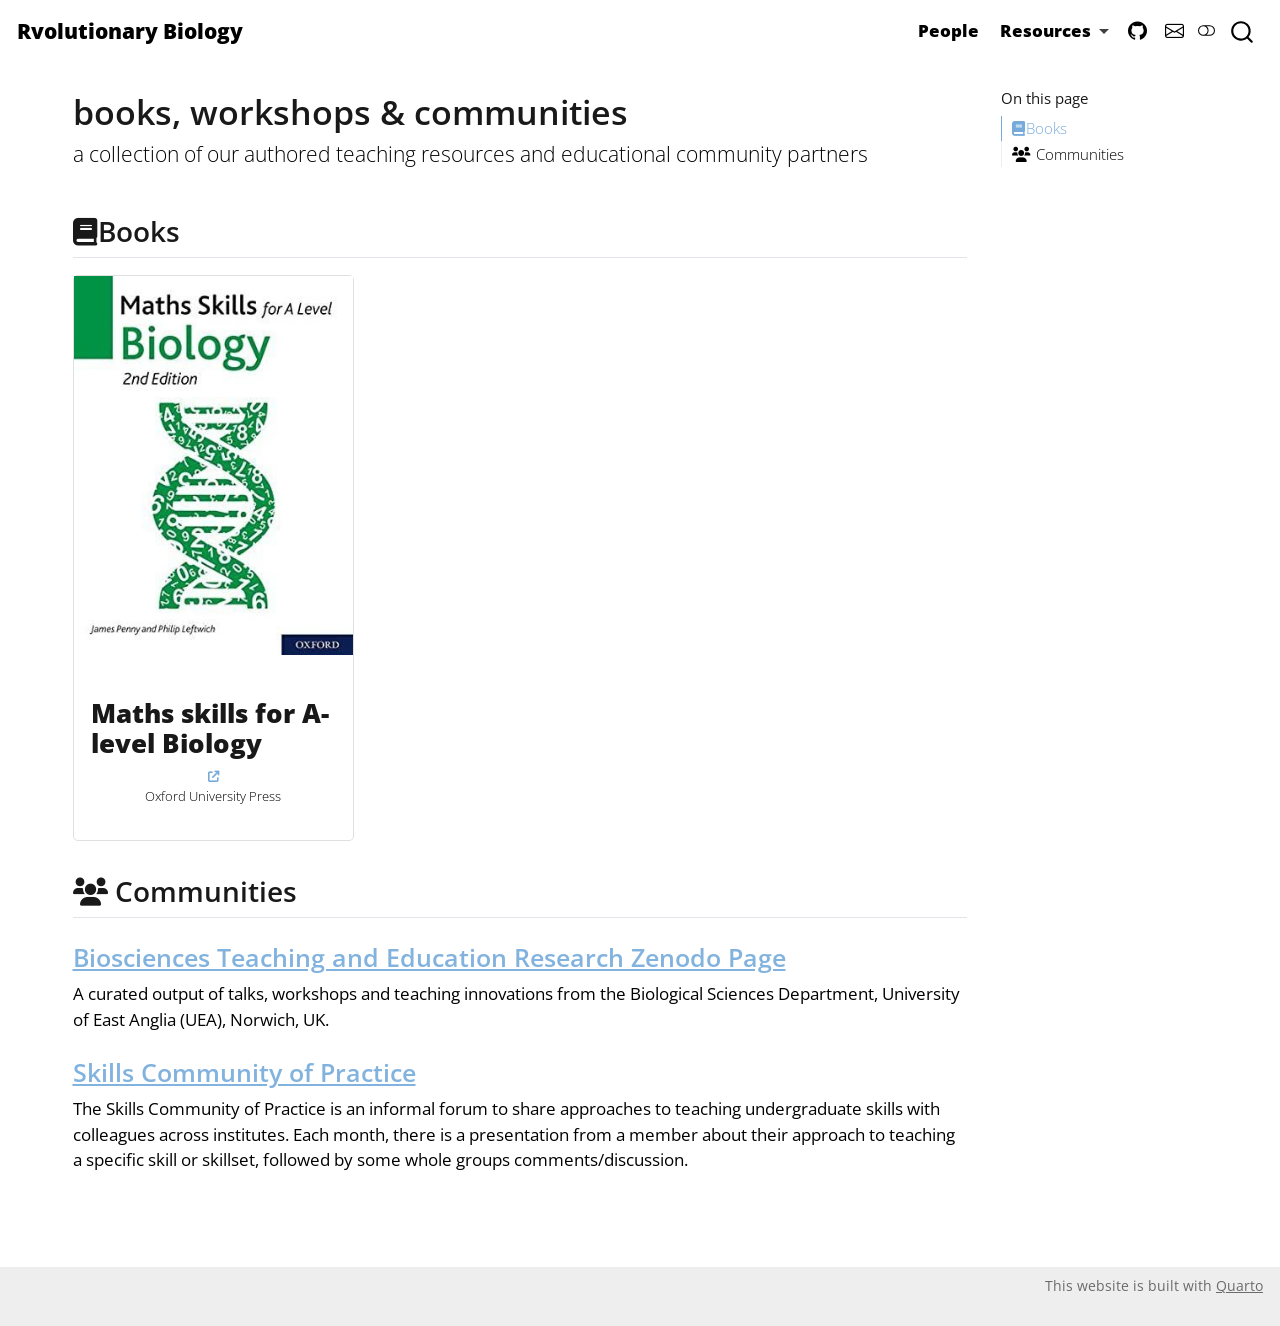
<file: docs/myresources.html>
<!DOCTYPE html>
<html xmlns="http://www.w3.org/1999/xhtml" lang="en" xml:lang="en"><head>

<meta charset="utf-8">
<meta name="generator" content="quarto-1.3.354">

<meta name="viewport" content="width=device-width, initial-scale=1.0, user-scalable=yes">


<title>books, workshops &amp; communities</title>
<style>
code{white-space: pre-wrap;}
span.smallcaps{font-variant: small-caps;}
div.columns{display: flex; gap: min(4vw, 1.5em);}
div.column{flex: auto; overflow-x: auto;}
div.hanging-indent{margin-left: 1.5em; text-indent: -1.5em;}
ul.task-list{list-style: none;}
ul.task-list li input[type="checkbox"] {
  width: 0.8em;
  margin: 0 0.8em 0.2em -1em; /* quarto-specific, see https://github.com/quarto-dev/quarto-cli/issues/4556 */ 
  vertical-align: middle;
}
</style>


<script src="site_libs/quarto-nav/quarto-nav.js"></script>
<script src="site_libs/quarto-nav/headroom.min.js"></script>
<script src="site_libs/clipboard/clipboard.min.js"></script>
<script src="site_libs/quarto-search/autocomplete.umd.js"></script>
<script src="site_libs/quarto-search/fuse.min.js"></script>
<script src="site_libs/quarto-search/quarto-search.js"></script>
<meta name="quarto:offset" content="./">
<script src="site_libs/quarto-html/quarto.js"></script>
<script src="site_libs/quarto-html/popper.min.js"></script>
<script src="site_libs/quarto-html/tippy.umd.min.js"></script>
<script src="site_libs/quarto-html/anchor.min.js"></script>
<link href="site_libs/quarto-html/tippy.css" rel="stylesheet">
<link href="site_libs/quarto-html/quarto-syntax-highlighting.css" rel="stylesheet" class="quarto-color-scheme" id="quarto-text-highlighting-styles">
<link href="site_libs/quarto-html/quarto-syntax-highlighting-dark.css" rel="prefetch" class="quarto-color-scheme quarto-color-alternate" id="quarto-text-highlighting-styles">
<script src="site_libs/bootstrap/bootstrap.min.js"></script>
<link href="site_libs/bootstrap/bootstrap-icons.css" rel="stylesheet">
<link href="site_libs/bootstrap/bootstrap.min.css" rel="stylesheet" class="quarto-color-scheme" id="quarto-bootstrap" data-mode="light">
<link href="site_libs/bootstrap/bootstrap-dark.min.css" rel="prefetch" class="quarto-color-scheme quarto-color-alternate" id="quarto-bootstrap" data-mode="dark">
<link href="site_libs/quarto-contrib/fontawesome6-0.1.0/all.css" rel="stylesheet">
<link href="site_libs/quarto-contrib/fontawesome6-0.1.0/latex-fontsize.css" rel="stylesheet">
<script id="quarto-search-options" type="application/json">{
  "location": "navbar",
  "copy-button": false,
  "collapse-after": 3,
  "panel-placement": "end",
  "type": "overlay",
  "limit": 20,
  "language": {
    "search-no-results-text": "No results",
    "search-matching-documents-text": "matching documents",
    "search-copy-link-title": "Copy link to search",
    "search-hide-matches-text": "Hide additional matches",
    "search-more-match-text": "more match in this document",
    "search-more-matches-text": "more matches in this document",
    "search-clear-button-title": "Clear",
    "search-detached-cancel-button-title": "Cancel",
    "search-submit-button-title": "Submit",
    "search-label": "Search"
  }
}</script>
<style>html{ scroll-behavior: smooth; }</style>


</head>

<body class="nav-fixed">

<div id="quarto-search-results"></div>
  <header id="quarto-header" class="headroom fixed-top">
    <nav class="navbar navbar-expand-lg navbar-dark ">
      <div class="navbar-container container-fluid">
      <div class="navbar-brand-container">
    <a class="navbar-brand" href="./index.html">
    <span class="navbar-title">Rvolutionary Biology</span>
    </a>
  </div>
            <div id="quarto-search" class="" title="Search"></div>
          <button class="navbar-toggler" type="button" data-bs-toggle="collapse" data-bs-target="#navbarCollapse" aria-controls="navbarCollapse" aria-expanded="false" aria-label="Toggle navigation" onclick="if (window.quartoToggleHeadroom) { window.quartoToggleHeadroom(); }">
  <span class="navbar-toggler-icon"></span>
</button>
          <div class="collapse navbar-collapse" id="navbarCollapse">
            <ul class="navbar-nav navbar-nav-scroll ms-auto">
  <li class="nav-item">
    <a class="nav-link" href="./people.html" rel="" target="">
 <span class="menu-text">People</span></a>
  </li>  
  <li class="nav-item dropdown ">
    <a class="nav-link dropdown-toggle" href="#" id="nav-menu-resources" role="button" data-bs-toggle="dropdown" aria-expanded="false" rel="" target="">
 <span class="menu-text">Resources</span>
    </a>
    <ul class="dropdown-menu dropdown-menu-end" aria-labelledby="nav-menu-resources">    
        <li>
    <a class="dropdown-item" href="./myresources.html" rel="" target="">
 <span class="dropdown-text">books, workshops &amp; communities</span></a>
  </li>  
        <li>
    <a class="dropdown-item" href="./information.html" rel="" target="">
 <span class="dropdown-text">teaching resources</span></a>
  </li>  
    </ul>
  </li>
  <li class="nav-item compact">
    <a class="nav-link" href="https://github.com/UEABIO" rel="" target=""><i class="bi bi-github" role="img">
</i> 
 <span class="menu-text"></span></a>
  </li>  
  <li class="nav-item compact">
    <a class="nav-link" href="mailto:p.leftwich@uea.ac.uk" rel="" target=""><i class="bi bi-envelope" role="img">
</i> 
 <span class="menu-text"></span></a>
  </li>  
</ul>
            <div class="quarto-navbar-tools">
  <a href="" class="quarto-color-scheme-toggle quarto-navigation-tool  px-1" onclick="window.quartoToggleColorScheme(); return false;" title="Toggle dark mode"><i class="bi"></i></a>
</div>
          </div> <!-- /navcollapse -->
      </div> <!-- /container-fluid -->
    </nav>
</header>
<!-- content -->
<div id="quarto-content" class="quarto-container page-columns page-rows-contents page-layout-full page-navbar">
<!-- sidebar -->
<!-- margin-sidebar -->
    <div id="quarto-margin-sidebar" class="sidebar margin-sidebar">
        <nav id="TOC" role="doc-toc" class="toc-active">
    <h2 id="toc-title">On this page</h2>
   
  <ul>
  <li><a href="#fa-book-titleopen-book-books" id="toc-fa-book-titleopen-book-books" class="nav-link active" data-scroll-target="#fa-book-titleopen-book-books"><i class="fa-solid fa-book" title="Open Book" aria-hidden="true"></i>Books</a></li>
  <li><a href="#fa-users-titlethree-people-communities" id="toc-fa-users-titlethree-people-communities" class="nav-link" data-scroll-target="#fa-users-titlethree-people-communities"><i class="fa-solid fa-users" title="Three people" aria-hidden="true"></i> Communities</a>
  <ul class="collapse">
  <li><a href="#biosciences-teaching-and-education-research-zenodo-page" id="toc-biosciences-teaching-and-education-research-zenodo-page" class="nav-link" data-scroll-target="#biosciences-teaching-and-education-research-zenodo-page">Biosciences Teaching and Education Research Zenodo Page</a></li>
  <li><a href="#skills-community-of-practice" id="toc-skills-community-of-practice" class="nav-link" data-scroll-target="#skills-community-of-practice">Skills Community of Practice</a></li>
  </ul></li>
  </ul>
</nav>
    </div>
<!-- main -->
<main class="content column-page-left" id="quarto-document-content">

<header id="title-block-header" class="quarto-title-block default">
<div class="quarto-title">
<h1 class="title">books, workshops &amp; communities</h1>
<p class="subtitle lead">a collection of our authored teaching resources and educational community partners</p>
</div>



<div class="quarto-title-meta">

    
  
    
  </div>
  

</header>

<section id="fa-book-titleopen-book-books" class="level2">
<h2 class="anchored" data-anchor-id="fa-book-titleopen-book-books"><i class="fa-solid fa-book" title="Open Book" aria-hidden="true"></i>Books</h2>
<div class="grid">
<div class="g-col-12 g-col-md-4">
<div class="card h-100">
<img src="images/maths-skills-for-a-level-biology.jpg" class="card-img-top">
<div class="card-body d-flex flex-column">
<h4 class="card-title anchored">
Maths skills for A-level Biology
</h4>
<div class="card-text text-center">
<a href="https://amzn.eu/d/bKpjHn9"><i><i class="fa-solid fa-arrow-up-right-from-square" aria-hidden="true"></i></i></a>
<p>
Oxford University Press
</p>
</div>
<div class="text-center">

</div>
</div>
</div>
</div>
</div>
</section>
<section id="fa-users-titlethree-people-communities" class="level2">
<h2 class="anchored" data-anchor-id="fa-users-titlethree-people-communities"><i class="fa-solid fa-users" title="Three people" aria-hidden="true"></i> Communities</h2>
<section id="biosciences-teaching-and-education-research-zenodo-page" class="level3">
<h3 class="anchored" data-anchor-id="biosciences-teaching-and-education-research-zenodo-page"><a href="https://zenodo.org/communities/uea-bio-teaching">Biosciences Teaching and Education Research Zenodo Page</a></h3>
<p>A curated output of talks, workshops and teaching innovations from the Biological Sciences Department, University of East Anglia (UEA), Norwich, UK.</p>
</section>
<section id="skills-community-of-practice" class="level3">
<h3 class="anchored" data-anchor-id="skills-community-of-practice"><a href="https://www.skillscop.com/">Skills Community of Practice</a></h3>
<p>The Skills Community of Practice is an informal forum to share approaches to teaching undergraduate skills with colleagues across institutes. Each month, there is a presentation from a member about their approach to teaching a specific skill or skillset, followed by some whole groups comments/discussion.</p>


</section>
</section>

</main> <!-- /main -->
<script id="quarto-html-after-body" type="application/javascript">
window.document.addEventListener("DOMContentLoaded", function (event) {
  const toggleBodyColorMode = (bsSheetEl) => {
    const mode = bsSheetEl.getAttribute("data-mode");
    const bodyEl = window.document.querySelector("body");
    if (mode === "dark") {
      bodyEl.classList.add("quarto-dark");
      bodyEl.classList.remove("quarto-light");
    } else {
      bodyEl.classList.add("quarto-light");
      bodyEl.classList.remove("quarto-dark");
    }
  }
  const toggleBodyColorPrimary = () => {
    const bsSheetEl = window.document.querySelector("link#quarto-bootstrap");
    if (bsSheetEl) {
      toggleBodyColorMode(bsSheetEl);
    }
  }
  toggleBodyColorPrimary();  
  const disableStylesheet = (stylesheets) => {
    for (let i=0; i < stylesheets.length; i++) {
      const stylesheet = stylesheets[i];
      stylesheet.rel = 'prefetch';
    }
  }
  const enableStylesheet = (stylesheets) => {
    for (let i=0; i < stylesheets.length; i++) {
      const stylesheet = stylesheets[i];
      stylesheet.rel = 'stylesheet';
    }
  }
  const manageTransitions = (selector, allowTransitions) => {
    const els = window.document.querySelectorAll(selector);
    for (let i=0; i < els.length; i++) {
      const el = els[i];
      if (allowTransitions) {
        el.classList.remove('notransition');
      } else {
        el.classList.add('notransition');
      }
    }
  }
  const toggleColorMode = (alternate) => {
    // Switch the stylesheets
    const alternateStylesheets = window.document.querySelectorAll('link.quarto-color-scheme.quarto-color-alternate');
    manageTransitions('#quarto-margin-sidebar .nav-link', false);
    if (alternate) {
      enableStylesheet(alternateStylesheets);
      for (const sheetNode of alternateStylesheets) {
        if (sheetNode.id === "quarto-bootstrap") {
          toggleBodyColorMode(sheetNode);
        }
      }
    } else {
      disableStylesheet(alternateStylesheets);
      toggleBodyColorPrimary();
    }
    manageTransitions('#quarto-margin-sidebar .nav-link', true);
    // Switch the toggles
    const toggles = window.document.querySelectorAll('.quarto-color-scheme-toggle');
    for (let i=0; i < toggles.length; i++) {
      const toggle = toggles[i];
      if (toggle) {
        if (alternate) {
          toggle.classList.add("alternate");     
        } else {
          toggle.classList.remove("alternate");
        }
      }
    }
    // Hack to workaround the fact that safari doesn't
    // properly recolor the scrollbar when toggling (#1455)
    if (navigator.userAgent.indexOf('Safari') > 0 && navigator.userAgent.indexOf('Chrome') == -1) {
      manageTransitions("body", false);
      window.scrollTo(0, 1);
      setTimeout(() => {
        window.scrollTo(0, 0);
        manageTransitions("body", true);
      }, 40);  
    }
  }
  const isFileUrl = () => { 
    return window.location.protocol === 'file:';
  }
  const hasAlternateSentinel = () => {  
    let styleSentinel = getColorSchemeSentinel();
    if (styleSentinel !== null) {
      return styleSentinel === "alternate";
    } else {
      return false;
    }
  }
  const setStyleSentinel = (alternate) => {
    const value = alternate ? "alternate" : "default";
    if (!isFileUrl()) {
      window.localStorage.setItem("quarto-color-scheme", value);
    } else {
      localAlternateSentinel = value;
    }
  }
  const getColorSchemeSentinel = () => {
    if (!isFileUrl()) {
      const storageValue = window.localStorage.getItem("quarto-color-scheme");
      return storageValue != null ? storageValue : localAlternateSentinel;
    } else {
      return localAlternateSentinel;
    }
  }
  let localAlternateSentinel = 'default';
  // Dark / light mode switch
  window.quartoToggleColorScheme = () => {
    // Read the current dark / light value 
    let toAlternate = !hasAlternateSentinel();
    toggleColorMode(toAlternate);
    setStyleSentinel(toAlternate);
  };
  // Ensure there is a toggle, if there isn't float one in the top right
  if (window.document.querySelector('.quarto-color-scheme-toggle') === null) {
    const a = window.document.createElement('a');
    a.classList.add('top-right');
    a.classList.add('quarto-color-scheme-toggle');
    a.href = "";
    a.onclick = function() { try { window.quartoToggleColorScheme(); } catch {} return false; };
    const i = window.document.createElement("i");
    i.classList.add('bi');
    a.appendChild(i);
    window.document.body.appendChild(a);
  }
  // Switch to dark mode if need be
  if (hasAlternateSentinel()) {
    toggleColorMode(true);
  } else {
    toggleColorMode(false);
  }
  const icon = "";
  const anchorJS = new window.AnchorJS();
  anchorJS.options = {
    placement: 'right',
    icon: icon
  };
  anchorJS.add('.anchored');
  const isCodeAnnotation = (el) => {
    for (const clz of el.classList) {
      if (clz.startsWith('code-annotation-')) {                     
        return true;
      }
    }
    return false;
  }
  const clipboard = new window.ClipboardJS('.code-copy-button', {
    text: function(trigger) {
      const codeEl = trigger.previousElementSibling.cloneNode(true);
      for (const childEl of codeEl.children) {
        if (isCodeAnnotation(childEl)) {
          childEl.remove();
        }
      }
      return codeEl.innerText;
    }
  });
  clipboard.on('success', function(e) {
    // button target
    const button = e.trigger;
    // don't keep focus
    button.blur();
    // flash "checked"
    button.classList.add('code-copy-button-checked');
    var currentTitle = button.getAttribute("title");
    button.setAttribute("title", "Copied!");
    let tooltip;
    if (window.bootstrap) {
      button.setAttribute("data-bs-toggle", "tooltip");
      button.setAttribute("data-bs-placement", "left");
      button.setAttribute("data-bs-title", "Copied!");
      tooltip = new bootstrap.Tooltip(button, 
        { trigger: "manual", 
          customClass: "code-copy-button-tooltip",
          offset: [0, -8]});
      tooltip.show();    
    }
    setTimeout(function() {
      if (tooltip) {
        tooltip.hide();
        button.removeAttribute("data-bs-title");
        button.removeAttribute("data-bs-toggle");
        button.removeAttribute("data-bs-placement");
      }
      button.setAttribute("title", currentTitle);
      button.classList.remove('code-copy-button-checked');
    }, 1000);
    // clear code selection
    e.clearSelection();
  });
  function tippyHover(el, contentFn) {
    const config = {
      allowHTML: true,
      content: contentFn,
      maxWidth: 500,
      delay: 100,
      arrow: false,
      appendTo: function(el) {
          return el.parentElement;
      },
      interactive: true,
      interactiveBorder: 10,
      theme: 'quarto',
      placement: 'bottom-start'
    };
    window.tippy(el, config); 
  }
  const noterefs = window.document.querySelectorAll('a[role="doc-noteref"]');
  for (var i=0; i<noterefs.length; i++) {
    const ref = noterefs[i];
    tippyHover(ref, function() {
      // use id or data attribute instead here
      let href = ref.getAttribute('data-footnote-href') || ref.getAttribute('href');
      try { href = new URL(href).hash; } catch {}
      const id = href.replace(/^#\/?/, "");
      const note = window.document.getElementById(id);
      return note.innerHTML;
    });
  }
      let selectedAnnoteEl;
      const selectorForAnnotation = ( cell, annotation) => {
        let cellAttr = 'data-code-cell="' + cell + '"';
        let lineAttr = 'data-code-annotation="' +  annotation + '"';
        const selector = 'span[' + cellAttr + '][' + lineAttr + ']';
        return selector;
      }
      const selectCodeLines = (annoteEl) => {
        const doc = window.document;
        const targetCell = annoteEl.getAttribute("data-target-cell");
        const targetAnnotation = annoteEl.getAttribute("data-target-annotation");
        const annoteSpan = window.document.querySelector(selectorForAnnotation(targetCell, targetAnnotation));
        const lines = annoteSpan.getAttribute("data-code-lines").split(",");
        const lineIds = lines.map((line) => {
          return targetCell + "-" + line;
        })
        let top = null;
        let height = null;
        let parent = null;
        if (lineIds.length > 0) {
            //compute the position of the single el (top and bottom and make a div)
            const el = window.document.getElementById(lineIds[0]);
            top = el.offsetTop;
            height = el.offsetHeight;
            parent = el.parentElement.parentElement;
          if (lineIds.length > 1) {
            const lastEl = window.document.getElementById(lineIds[lineIds.length - 1]);
            const bottom = lastEl.offsetTop + lastEl.offsetHeight;
            height = bottom - top;
          }
          if (top !== null && height !== null && parent !== null) {
            // cook up a div (if necessary) and position it 
            let div = window.document.getElementById("code-annotation-line-highlight");
            if (div === null) {
              div = window.document.createElement("div");
              div.setAttribute("id", "code-annotation-line-highlight");
              div.style.position = 'absolute';
              parent.appendChild(div);
            }
            div.style.top = top - 2 + "px";
            div.style.height = height + 4 + "px";
            let gutterDiv = window.document.getElementById("code-annotation-line-highlight-gutter");
            if (gutterDiv === null) {
              gutterDiv = window.document.createElement("div");
              gutterDiv.setAttribute("id", "code-annotation-line-highlight-gutter");
              gutterDiv.style.position = 'absolute';
              const codeCell = window.document.getElementById(targetCell);
              const gutter = codeCell.querySelector('.code-annotation-gutter');
              gutter.appendChild(gutterDiv);
            }
            gutterDiv.style.top = top - 2 + "px";
            gutterDiv.style.height = height + 4 + "px";
          }
          selectedAnnoteEl = annoteEl;
        }
      };
      const unselectCodeLines = () => {
        const elementsIds = ["code-annotation-line-highlight", "code-annotation-line-highlight-gutter"];
        elementsIds.forEach((elId) => {
          const div = window.document.getElementById(elId);
          if (div) {
            div.remove();
          }
        });
        selectedAnnoteEl = undefined;
      };
      // Attach click handler to the DT
      const annoteDls = window.document.querySelectorAll('dt[data-target-cell]');
      for (const annoteDlNode of annoteDls) {
        annoteDlNode.addEventListener('click', (event) => {
          const clickedEl = event.target;
          if (clickedEl !== selectedAnnoteEl) {
            unselectCodeLines();
            const activeEl = window.document.querySelector('dt[data-target-cell].code-annotation-active');
            if (activeEl) {
              activeEl.classList.remove('code-annotation-active');
            }
            selectCodeLines(clickedEl);
            clickedEl.classList.add('code-annotation-active');
          } else {
            // Unselect the line
            unselectCodeLines();
            clickedEl.classList.remove('code-annotation-active');
          }
        });
      }
  const findCites = (el) => {
    const parentEl = el.parentElement;
    if (parentEl) {
      const cites = parentEl.dataset.cites;
      if (cites) {
        return {
          el,
          cites: cites.split(' ')
        };
      } else {
        return findCites(el.parentElement)
      }
    } else {
      return undefined;
    }
  };
  var bibliorefs = window.document.querySelectorAll('a[role="doc-biblioref"]');
  for (var i=0; i<bibliorefs.length; i++) {
    const ref = bibliorefs[i];
    const citeInfo = findCites(ref);
    if (citeInfo) {
      tippyHover(citeInfo.el, function() {
        var popup = window.document.createElement('div');
        citeInfo.cites.forEach(function(cite) {
          var citeDiv = window.document.createElement('div');
          citeDiv.classList.add('hanging-indent');
          citeDiv.classList.add('csl-entry');
          var biblioDiv = window.document.getElementById('ref-' + cite);
          if (biblioDiv) {
            citeDiv.innerHTML = biblioDiv.innerHTML;
          }
          popup.appendChild(citeDiv);
        });
        return popup.innerHTML;
      });
    }
  }
    var localhostRegex = new RegExp(/^(?:http|https):\/\/localhost\:?[0-9]*\//);
      var filterRegex = new RegExp("https:\/\/ueabio\.github\.io\/Rvolutionary-Biology-at-UEA\/");
    var isInternal = (href) => {
        return filterRegex.test(href) || localhostRegex.test(href);
    }
    // Inspect non-navigation links and adorn them if external
 	var links = window.document.querySelectorAll('a[href]:not(.nav-link):not(.navbar-brand):not(.toc-action):not(.sidebar-link):not(.sidebar-item-toggle):not(.pagination-link):not(.no-external):not([aria-hidden]):not(.dropdown-item)');
    for (var i=0; i<links.length; i++) {
      const link = links[i];
      if (!isInternal(link.href)) {
          // target, if specified
          link.setAttribute("target", "_blank");
      }
    }
});
</script>
</div> <!-- /content -->
<footer class="footer">
  <div class="nav-footer">
    <div class="nav-footer-left">
      &nbsp;
    </div>   
    <div class="nav-footer-center">
      &nbsp;
    </div>
    <div class="nav-footer-right">This website is built with <a href="https://quarto.org/">Quarto</a></div>
  </div>
</footer>



<script src="site_libs/quarto-html/zenscroll-min.js"></script>
</body></html>
</file>
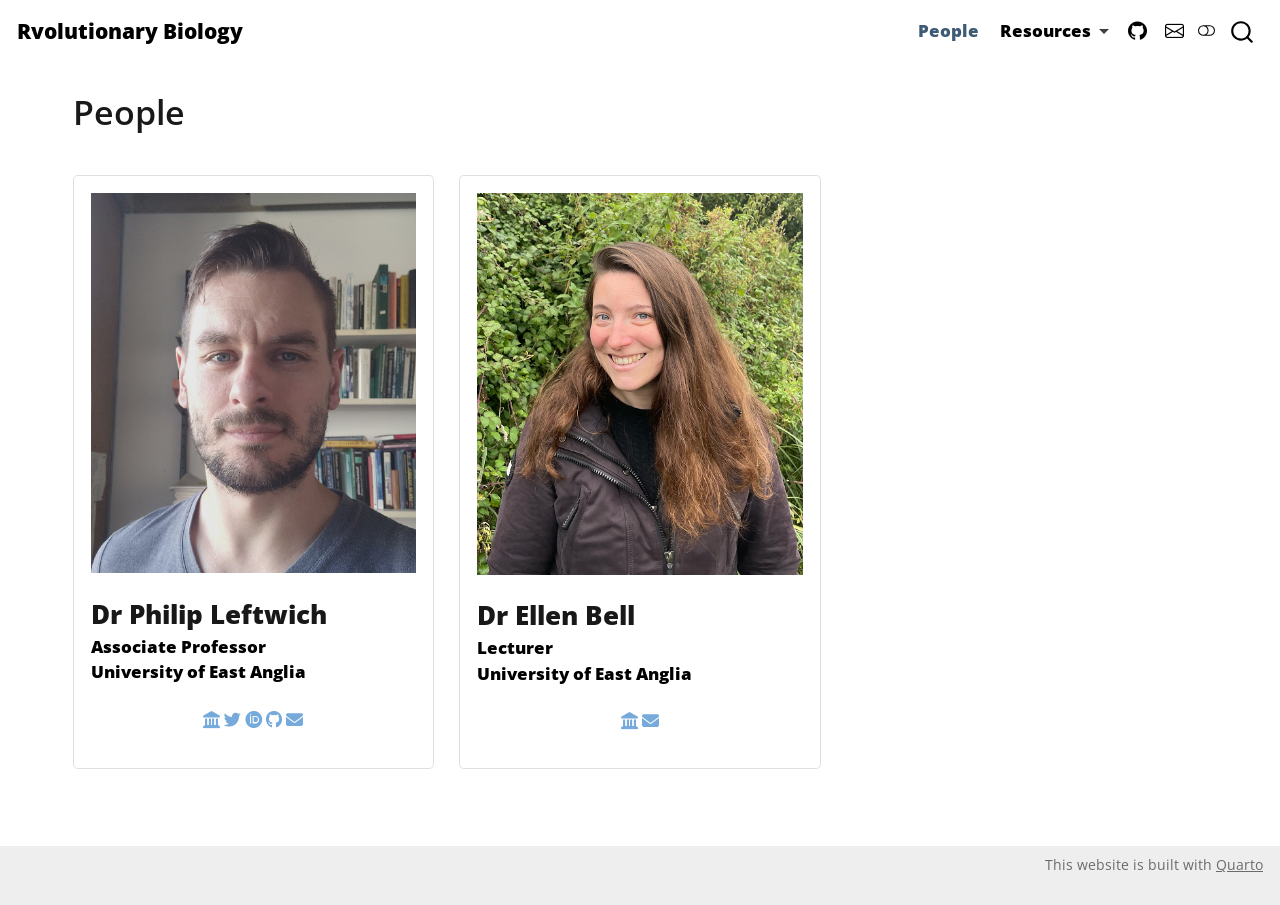
<file: docs/people.html>
<!DOCTYPE html>
<html xmlns="http://www.w3.org/1999/xhtml" lang="en" xml:lang="en"><head>

<meta charset="utf-8">
<meta name="generator" content="quarto-1.3.354">

<meta name="viewport" content="width=device-width, initial-scale=1.0, user-scalable=yes">


<title>People</title>
<style>
code{white-space: pre-wrap;}
span.smallcaps{font-variant: small-caps;}
div.columns{display: flex; gap: min(4vw, 1.5em);}
div.column{flex: auto; overflow-x: auto;}
div.hanging-indent{margin-left: 1.5em; text-indent: -1.5em;}
ul.task-list{list-style: none;}
ul.task-list li input[type="checkbox"] {
  width: 0.8em;
  margin: 0 0.8em 0.2em -1em; /* quarto-specific, see https://github.com/quarto-dev/quarto-cli/issues/4556 */ 
  vertical-align: middle;
}
</style>


<script src="site_libs/quarto-nav/quarto-nav.js"></script>
<script src="site_libs/quarto-nav/headroom.min.js"></script>
<script src="site_libs/clipboard/clipboard.min.js"></script>
<script src="site_libs/quarto-search/autocomplete.umd.js"></script>
<script src="site_libs/quarto-search/fuse.min.js"></script>
<script src="site_libs/quarto-search/quarto-search.js"></script>
<meta name="quarto:offset" content="./">
<script src="site_libs/quarto-html/quarto.js"></script>
<script src="site_libs/quarto-html/popper.min.js"></script>
<script src="site_libs/quarto-html/tippy.umd.min.js"></script>
<script src="site_libs/quarto-html/anchor.min.js"></script>
<link href="site_libs/quarto-html/tippy.css" rel="stylesheet">
<link href="site_libs/quarto-html/quarto-syntax-highlighting.css" rel="stylesheet" class="quarto-color-scheme" id="quarto-text-highlighting-styles">
<link href="site_libs/quarto-html/quarto-syntax-highlighting-dark.css" rel="prefetch" class="quarto-color-scheme quarto-color-alternate" id="quarto-text-highlighting-styles">
<script src="site_libs/bootstrap/bootstrap.min.js"></script>
<link href="site_libs/bootstrap/bootstrap-icons.css" rel="stylesheet">
<link href="site_libs/bootstrap/bootstrap.min.css" rel="stylesheet" class="quarto-color-scheme" id="quarto-bootstrap" data-mode="light">
<link href="site_libs/bootstrap/bootstrap-dark.min.css" rel="prefetch" class="quarto-color-scheme quarto-color-alternate" id="quarto-bootstrap" data-mode="dark">
<link href="site_libs/quarto-contrib/fontawesome6-0.1.0/all.css" rel="stylesheet">
<link href="site_libs/quarto-contrib/fontawesome6-0.1.0/latex-fontsize.css" rel="stylesheet">
<script id="quarto-search-options" type="application/json">{
  "location": "navbar",
  "copy-button": false,
  "collapse-after": 3,
  "panel-placement": "end",
  "type": "overlay",
  "limit": 20,
  "language": {
    "search-no-results-text": "No results",
    "search-matching-documents-text": "matching documents",
    "search-copy-link-title": "Copy link to search",
    "search-hide-matches-text": "Hide additional matches",
    "search-more-match-text": "more match in this document",
    "search-more-matches-text": "more matches in this document",
    "search-clear-button-title": "Clear",
    "search-detached-cancel-button-title": "Cancel",
    "search-submit-button-title": "Submit",
    "search-label": "Search"
  }
}</script>
<style>html{ scroll-behavior: smooth; }</style>


</head>

<body class="nav-fixed">

<div id="quarto-search-results"></div>
  <header id="quarto-header" class="headroom fixed-top">
    <nav class="navbar navbar-expand-lg navbar-dark ">
      <div class="navbar-container container-fluid">
      <div class="navbar-brand-container">
    <a class="navbar-brand" href="./index.html">
    <span class="navbar-title">Rvolutionary Biology</span>
    </a>
  </div>
            <div id="quarto-search" class="" title="Search"></div>
          <button class="navbar-toggler" type="button" data-bs-toggle="collapse" data-bs-target="#navbarCollapse" aria-controls="navbarCollapse" aria-expanded="false" aria-label="Toggle navigation" onclick="if (window.quartoToggleHeadroom) { window.quartoToggleHeadroom(); }">
  <span class="navbar-toggler-icon"></span>
</button>
          <div class="collapse navbar-collapse" id="navbarCollapse">
            <ul class="navbar-nav navbar-nav-scroll ms-auto">
  <li class="nav-item">
    <a class="nav-link active" href="./people.html" rel="" target="" aria-current="page">
 <span class="menu-text">People</span></a>
  </li>  
  <li class="nav-item dropdown ">
    <a class="nav-link dropdown-toggle" href="#" id="nav-menu-resources" role="button" data-bs-toggle="dropdown" aria-expanded="false" rel="" target="">
 <span class="menu-text">Resources</span>
    </a>
    <ul class="dropdown-menu dropdown-menu-end" aria-labelledby="nav-menu-resources">    
        <li>
    <a class="dropdown-item" href="./myresources.html" rel="" target="">
 <span class="dropdown-text">books, workshops &amp; communities</span></a>
  </li>  
        <li>
    <a class="dropdown-item" href="./information.html" rel="" target="">
 <span class="dropdown-text">teaching resources</span></a>
  </li>  
    </ul>
  </li>
  <li class="nav-item compact">
    <a class="nav-link" href="https://github.com/UEABIO" rel="" target=""><i class="bi bi-github" role="img">
</i> 
 <span class="menu-text"></span></a>
  </li>  
  <li class="nav-item compact">
    <a class="nav-link" href="mailto:p.leftwich@uea.ac.uk" rel="" target=""><i class="bi bi-envelope" role="img">
</i> 
 <span class="menu-text"></span></a>
  </li>  
</ul>
            <div class="quarto-navbar-tools">
  <a href="" class="quarto-color-scheme-toggle quarto-navigation-tool  px-1" onclick="window.quartoToggleColorScheme(); return false;" title="Toggle dark mode"><i class="bi"></i></a>
</div>
          </div> <!-- /navcollapse -->
      </div> <!-- /container-fluid -->
    </nav>
</header>
<!-- content -->
<div id="quarto-content" class="quarto-container page-columns page-rows-contents page-layout-full page-navbar">
<!-- sidebar -->
<!-- margin-sidebar -->
    
<!-- main -->
<main class="content column-page" id="quarto-document-content">

<header id="title-block-header" class="quarto-title-block default">
<div class="quarto-title">
<h1 class="title">People</h1>
</div>



<div class="quarto-title-meta">

    
  
    
  </div>
  

</header>

<div class="grid">
<div id="sec-curr" class="g-col-12">

</div>
<div class="g-col-12 g-col-md-4">
<div class="card h-100">
<div class="card-body d-flex flex-column position-relative">
<img src="images/leftwich.png" class="card-img-top">
<h4 class="card-title anchored">
Dr Philip Leftwich
</h4>
<p class="card-subtitle">
Associate Professor<br> University of East Anglia
</p>
<div class="card-text text-center">

</div>
<div class="text-center">
<p><a href="https://research-portal.uea.ac.uk/en/persons/philip-leftwich"><i><i class="fa-solid fa-landmark" aria-hidden="true"></i></i></a> <a href="https://twitter.com/PhilipLeftwich"><i><i class="fa-brands fa-twitter" aria-hidden="true"></i></i></a> <a href="https://orcid.org/0000-0001-9500-6592"><i><i class="fa-brands fa-orcid" aria-hidden="true"></i></i></a> <a href="https://github.com/philip-leftwich"><i><i class="fa-brands fa-github" aria-hidden="true"></i></i></a> <a href="mailto:p.leftwich@uea.ac.uk"><i><i class="fa-solid fa-envelope" aria-hidden="true"></i></i></a></p>
</div>
</div>
</div>
</div>
<div class="g-col-12 g-col-md-4">
<div class="card h-100">
<div class="card-body d-flex flex-column position-relative">
<img src="images/ellen.png" class="card-img-top">
<h4 class="card-title anchored">
Dr Ellen Bell
</h4>
<p class="card-subtitle">
Lecturer<br> University of East Anglia
</p>
<div class="card-text text-center">

</div>
<div class="text-center">
<p><a href="https://research-portal.uea.ac.uk/en/persons/ellen-bell"><i><i class="fa-solid fa-landmark" aria-hidden="true"></i></i></a> <a href="mailto:ellen.bell@uea.ac.uk"><i><i class="fa-solid fa-envelope" aria-hidden="true"></i></i></a></p>
</div>
</div>
</div>
</div>
</div>



</main> <!-- /main -->
<script id="quarto-html-after-body" type="application/javascript">
window.document.addEventListener("DOMContentLoaded", function (event) {
  const toggleBodyColorMode = (bsSheetEl) => {
    const mode = bsSheetEl.getAttribute("data-mode");
    const bodyEl = window.document.querySelector("body");
    if (mode === "dark") {
      bodyEl.classList.add("quarto-dark");
      bodyEl.classList.remove("quarto-light");
    } else {
      bodyEl.classList.add("quarto-light");
      bodyEl.classList.remove("quarto-dark");
    }
  }
  const toggleBodyColorPrimary = () => {
    const bsSheetEl = window.document.querySelector("link#quarto-bootstrap");
    if (bsSheetEl) {
      toggleBodyColorMode(bsSheetEl);
    }
  }
  toggleBodyColorPrimary();  
  const disableStylesheet = (stylesheets) => {
    for (let i=0; i < stylesheets.length; i++) {
      const stylesheet = stylesheets[i];
      stylesheet.rel = 'prefetch';
    }
  }
  const enableStylesheet = (stylesheets) => {
    for (let i=0; i < stylesheets.length; i++) {
      const stylesheet = stylesheets[i];
      stylesheet.rel = 'stylesheet';
    }
  }
  const manageTransitions = (selector, allowTransitions) => {
    const els = window.document.querySelectorAll(selector);
    for (let i=0; i < els.length; i++) {
      const el = els[i];
      if (allowTransitions) {
        el.classList.remove('notransition');
      } else {
        el.classList.add('notransition');
      }
    }
  }
  const toggleColorMode = (alternate) => {
    // Switch the stylesheets
    const alternateStylesheets = window.document.querySelectorAll('link.quarto-color-scheme.quarto-color-alternate');
    manageTransitions('#quarto-margin-sidebar .nav-link', false);
    if (alternate) {
      enableStylesheet(alternateStylesheets);
      for (const sheetNode of alternateStylesheets) {
        if (sheetNode.id === "quarto-bootstrap") {
          toggleBodyColorMode(sheetNode);
        }
      }
    } else {
      disableStylesheet(alternateStylesheets);
      toggleBodyColorPrimary();
    }
    manageTransitions('#quarto-margin-sidebar .nav-link', true);
    // Switch the toggles
    const toggles = window.document.querySelectorAll('.quarto-color-scheme-toggle');
    for (let i=0; i < toggles.length; i++) {
      const toggle = toggles[i];
      if (toggle) {
        if (alternate) {
          toggle.classList.add("alternate");     
        } else {
          toggle.classList.remove("alternate");
        }
      }
    }
    // Hack to workaround the fact that safari doesn't
    // properly recolor the scrollbar when toggling (#1455)
    if (navigator.userAgent.indexOf('Safari') > 0 && navigator.userAgent.indexOf('Chrome') == -1) {
      manageTransitions("body", false);
      window.scrollTo(0, 1);
      setTimeout(() => {
        window.scrollTo(0, 0);
        manageTransitions("body", true);
      }, 40);  
    }
  }
  const isFileUrl = () => { 
    return window.location.protocol === 'file:';
  }
  const hasAlternateSentinel = () => {  
    let styleSentinel = getColorSchemeSentinel();
    if (styleSentinel !== null) {
      return styleSentinel === "alternate";
    } else {
      return false;
    }
  }
  const setStyleSentinel = (alternate) => {
    const value = alternate ? "alternate" : "default";
    if (!isFileUrl()) {
      window.localStorage.setItem("quarto-color-scheme", value);
    } else {
      localAlternateSentinel = value;
    }
  }
  const getColorSchemeSentinel = () => {
    if (!isFileUrl()) {
      const storageValue = window.localStorage.getItem("quarto-color-scheme");
      return storageValue != null ? storageValue : localAlternateSentinel;
    } else {
      return localAlternateSentinel;
    }
  }
  let localAlternateSentinel = 'default';
  // Dark / light mode switch
  window.quartoToggleColorScheme = () => {
    // Read the current dark / light value 
    let toAlternate = !hasAlternateSentinel();
    toggleColorMode(toAlternate);
    setStyleSentinel(toAlternate);
  };
  // Ensure there is a toggle, if there isn't float one in the top right
  if (window.document.querySelector('.quarto-color-scheme-toggle') === null) {
    const a = window.document.createElement('a');
    a.classList.add('top-right');
    a.classList.add('quarto-color-scheme-toggle');
    a.href = "";
    a.onclick = function() { try { window.quartoToggleColorScheme(); } catch {} return false; };
    const i = window.document.createElement("i");
    i.classList.add('bi');
    a.appendChild(i);
    window.document.body.appendChild(a);
  }
  // Switch to dark mode if need be
  if (hasAlternateSentinel()) {
    toggleColorMode(true);
  } else {
    toggleColorMode(false);
  }
  const icon = "";
  const anchorJS = new window.AnchorJS();
  anchorJS.options = {
    placement: 'right',
    icon: icon
  };
  anchorJS.add('.anchored');
  const isCodeAnnotation = (el) => {
    for (const clz of el.classList) {
      if (clz.startsWith('code-annotation-')) {                     
        return true;
      }
    }
    return false;
  }
  const clipboard = new window.ClipboardJS('.code-copy-button', {
    text: function(trigger) {
      const codeEl = trigger.previousElementSibling.cloneNode(true);
      for (const childEl of codeEl.children) {
        if (isCodeAnnotation(childEl)) {
          childEl.remove();
        }
      }
      return codeEl.innerText;
    }
  });
  clipboard.on('success', function(e) {
    // button target
    const button = e.trigger;
    // don't keep focus
    button.blur();
    // flash "checked"
    button.classList.add('code-copy-button-checked');
    var currentTitle = button.getAttribute("title");
    button.setAttribute("title", "Copied!");
    let tooltip;
    if (window.bootstrap) {
      button.setAttribute("data-bs-toggle", "tooltip");
      button.setAttribute("data-bs-placement", "left");
      button.setAttribute("data-bs-title", "Copied!");
      tooltip = new bootstrap.Tooltip(button, 
        { trigger: "manual", 
          customClass: "code-copy-button-tooltip",
          offset: [0, -8]});
      tooltip.show();    
    }
    setTimeout(function() {
      if (tooltip) {
        tooltip.hide();
        button.removeAttribute("data-bs-title");
        button.removeAttribute("data-bs-toggle");
        button.removeAttribute("data-bs-placement");
      }
      button.setAttribute("title", currentTitle);
      button.classList.remove('code-copy-button-checked');
    }, 1000);
    // clear code selection
    e.clearSelection();
  });
  function tippyHover(el, contentFn) {
    const config = {
      allowHTML: true,
      content: contentFn,
      maxWidth: 500,
      delay: 100,
      arrow: false,
      appendTo: function(el) {
          return el.parentElement;
      },
      interactive: true,
      interactiveBorder: 10,
      theme: 'quarto',
      placement: 'bottom-start'
    };
    window.tippy(el, config); 
  }
  const noterefs = window.document.querySelectorAll('a[role="doc-noteref"]');
  for (var i=0; i<noterefs.length; i++) {
    const ref = noterefs[i];
    tippyHover(ref, function() {
      // use id or data attribute instead here
      let href = ref.getAttribute('data-footnote-href') || ref.getAttribute('href');
      try { href = new URL(href).hash; } catch {}
      const id = href.replace(/^#\/?/, "");
      const note = window.document.getElementById(id);
      return note.innerHTML;
    });
  }
      let selectedAnnoteEl;
      const selectorForAnnotation = ( cell, annotation) => {
        let cellAttr = 'data-code-cell="' + cell + '"';
        let lineAttr = 'data-code-annotation="' +  annotation + '"';
        const selector = 'span[' + cellAttr + '][' + lineAttr + ']';
        return selector;
      }
      const selectCodeLines = (annoteEl) => {
        const doc = window.document;
        const targetCell = annoteEl.getAttribute("data-target-cell");
        const targetAnnotation = annoteEl.getAttribute("data-target-annotation");
        const annoteSpan = window.document.querySelector(selectorForAnnotation(targetCell, targetAnnotation));
        const lines = annoteSpan.getAttribute("data-code-lines").split(",");
        const lineIds = lines.map((line) => {
          return targetCell + "-" + line;
        })
        let top = null;
        let height = null;
        let parent = null;
        if (lineIds.length > 0) {
            //compute the position of the single el (top and bottom and make a div)
            const el = window.document.getElementById(lineIds[0]);
            top = el.offsetTop;
            height = el.offsetHeight;
            parent = el.parentElement.parentElement;
          if (lineIds.length > 1) {
            const lastEl = window.document.getElementById(lineIds[lineIds.length - 1]);
            const bottom = lastEl.offsetTop + lastEl.offsetHeight;
            height = bottom - top;
          }
          if (top !== null && height !== null && parent !== null) {
            // cook up a div (if necessary) and position it 
            let div = window.document.getElementById("code-annotation-line-highlight");
            if (div === null) {
              div = window.document.createElement("div");
              div.setAttribute("id", "code-annotation-line-highlight");
              div.style.position = 'absolute';
              parent.appendChild(div);
            }
            div.style.top = top - 2 + "px";
            div.style.height = height + 4 + "px";
            let gutterDiv = window.document.getElementById("code-annotation-line-highlight-gutter");
            if (gutterDiv === null) {
              gutterDiv = window.document.createElement("div");
              gutterDiv.setAttribute("id", "code-annotation-line-highlight-gutter");
              gutterDiv.style.position = 'absolute';
              const codeCell = window.document.getElementById(targetCell);
              const gutter = codeCell.querySelector('.code-annotation-gutter');
              gutter.appendChild(gutterDiv);
            }
            gutterDiv.style.top = top - 2 + "px";
            gutterDiv.style.height = height + 4 + "px";
          }
          selectedAnnoteEl = annoteEl;
        }
      };
      const unselectCodeLines = () => {
        const elementsIds = ["code-annotation-line-highlight", "code-annotation-line-highlight-gutter"];
        elementsIds.forEach((elId) => {
          const div = window.document.getElementById(elId);
          if (div) {
            div.remove();
          }
        });
        selectedAnnoteEl = undefined;
      };
      // Attach click handler to the DT
      const annoteDls = window.document.querySelectorAll('dt[data-target-cell]');
      for (const annoteDlNode of annoteDls) {
        annoteDlNode.addEventListener('click', (event) => {
          const clickedEl = event.target;
          if (clickedEl !== selectedAnnoteEl) {
            unselectCodeLines();
            const activeEl = window.document.querySelector('dt[data-target-cell].code-annotation-active');
            if (activeEl) {
              activeEl.classList.remove('code-annotation-active');
            }
            selectCodeLines(clickedEl);
            clickedEl.classList.add('code-annotation-active');
          } else {
            // Unselect the line
            unselectCodeLines();
            clickedEl.classList.remove('code-annotation-active');
          }
        });
      }
  const findCites = (el) => {
    const parentEl = el.parentElement;
    if (parentEl) {
      const cites = parentEl.dataset.cites;
      if (cites) {
        return {
          el,
          cites: cites.split(' ')
        };
      } else {
        return findCites(el.parentElement)
      }
    } else {
      return undefined;
    }
  };
  var bibliorefs = window.document.querySelectorAll('a[role="doc-biblioref"]');
  for (var i=0; i<bibliorefs.length; i++) {
    const ref = bibliorefs[i];
    const citeInfo = findCites(ref);
    if (citeInfo) {
      tippyHover(citeInfo.el, function() {
        var popup = window.document.createElement('div');
        citeInfo.cites.forEach(function(cite) {
          var citeDiv = window.document.createElement('div');
          citeDiv.classList.add('hanging-indent');
          citeDiv.classList.add('csl-entry');
          var biblioDiv = window.document.getElementById('ref-' + cite);
          if (biblioDiv) {
            citeDiv.innerHTML = biblioDiv.innerHTML;
          }
          popup.appendChild(citeDiv);
        });
        return popup.innerHTML;
      });
    }
  }
    var localhostRegex = new RegExp(/^(?:http|https):\/\/localhost\:?[0-9]*\//);
      var filterRegex = new RegExp("https:\/\/ueabio\.github\.io\/Rvolutionary-Biology-at-UEA\/");
    var isInternal = (href) => {
        return filterRegex.test(href) || localhostRegex.test(href);
    }
    // Inspect non-navigation links and adorn them if external
 	var links = window.document.querySelectorAll('a[href]:not(.nav-link):not(.navbar-brand):not(.toc-action):not(.sidebar-link):not(.sidebar-item-toggle):not(.pagination-link):not(.no-external):not([aria-hidden]):not(.dropdown-item)');
    for (var i=0; i<links.length; i++) {
      const link = links[i];
      if (!isInternal(link.href)) {
          // target, if specified
          link.setAttribute("target", "_blank");
      }
    }
});
</script>
</div> <!-- /content -->
<footer class="footer">
  <div class="nav-footer">
    <div class="nav-footer-left">
      &nbsp;
    </div>   
    <div class="nav-footer-center">
      &nbsp;
    </div>
    <div class="nav-footer-right">This website is built with <a href="https://quarto.org/">Quarto</a></div>
  </div>
</footer>



<script src="site_libs/quarto-html/zenscroll-min.js"></script>
</body></html>
</file>
<file: docs/site_libs/quarto-html/tippy.css>
.tippy-box[data-animation=fade][data-state=hidden]{opacity:0}[data-tippy-root]{max-width:calc(100vw - 10px)}.tippy-box{position:relative;background-color:#333;color:#fff;border-radius:4px;font-size:14px;line-height:1.4;white-space:normal;outline:0;transition-property:transform,visibility,opacity}.tippy-box[data-placement^=top]>.tippy-arrow{bottom:0}.tippy-box[data-placement^=top]>.tippy-arrow:before{bottom:-7px;left:0;border-width:8px 8px 0;border-top-color:initial;transform-origin:center top}.tippy-box[data-placement^=bottom]>.tippy-arrow{top:0}.tippy-box[data-placement^=bottom]>.tippy-arrow:before{top:-7px;left:0;border-width:0 8px 8px;border-bottom-color:initial;transform-origin:center bottom}.tippy-box[data-placement^=left]>.tippy-arrow{right:0}.tippy-box[data-placement^=left]>.tippy-arrow:before{border-width:8px 0 8px 8px;border-left-color:initial;right:-7px;transform-origin:center left}.tippy-box[data-placement^=right]>.tippy-arrow{left:0}.tippy-box[data-placement^=right]>.tippy-arrow:before{left:-7px;border-width:8px 8px 8px 0;border-right-color:initial;transform-origin:center right}.tippy-box[data-inertia][data-state=visible]{transition-timing-function:cubic-bezier(.54,1.5,.38,1.11)}.tippy-arrow{width:16px;height:16px;color:#333}.tippy-arrow:before{content:"";position:absolute;border-color:transparent;border-style:solid}.tippy-content{position:relative;padding:5px 9px;z-index:1}
</file>
<file: docs/site_libs/quarto-html/quarto-syntax-highlighting.css>
/* quarto syntax highlight colors */
:root {
  --quarto-hl-ot-color: #003B4F;
  --quarto-hl-at-color: #657422;
  --quarto-hl-ss-color: #20794D;
  --quarto-hl-an-color: #5E5E5E;
  --quarto-hl-fu-color: #4758AB;
  --quarto-hl-st-color: #20794D;
  --quarto-hl-cf-color: #003B4F;
  --quarto-hl-op-color: #5E5E5E;
  --quarto-hl-er-color: #AD0000;
  --quarto-hl-bn-color: #AD0000;
  --quarto-hl-al-color: #AD0000;
  --quarto-hl-va-color: #111111;
  --quarto-hl-bu-color: inherit;
  --quarto-hl-ex-color: inherit;
  --quarto-hl-pp-color: #AD0000;
  --quarto-hl-in-color: #5E5E5E;
  --quarto-hl-vs-color: #20794D;
  --quarto-hl-wa-color: #5E5E5E;
  --quarto-hl-do-color: #5E5E5E;
  --quarto-hl-im-color: #00769E;
  --quarto-hl-ch-color: #20794D;
  --quarto-hl-dt-color: #AD0000;
  --quarto-hl-fl-color: #AD0000;
  --quarto-hl-co-color: #5E5E5E;
  --quarto-hl-cv-color: #5E5E5E;
  --quarto-hl-cn-color: #8f5902;
  --quarto-hl-sc-color: #5E5E5E;
  --quarto-hl-dv-color: #AD0000;
  --quarto-hl-kw-color: #003B4F;
}

/* other quarto variables */
:root {
  --quarto-font-monospace: SFMono-Regular, Menlo, Monaco, Consolas, "Liberation Mono", "Courier New", monospace;
}

pre > code.sourceCode > span {
  color: #003B4F;
}

code span {
  color: #003B4F;
}

code.sourceCode > span {
  color: #003B4F;
}

div.sourceCode,
div.sourceCode pre.sourceCode {
  color: #003B4F;
}

code span.ot {
  color: #003B4F;
  font-style: inherit;
}

code span.at {
  color: #657422;
  font-style: inherit;
}

code span.ss {
  color: #20794D;
  font-style: inherit;
}

code span.an {
  color: #5E5E5E;
  font-style: inherit;
}

code span.fu {
  color: #4758AB;
  font-style: inherit;
}

code span.st {
  color: #20794D;
  font-style: inherit;
}

code span.cf {
  color: #003B4F;
  font-style: inherit;
}

code span.op {
  color: #5E5E5E;
  font-style: inherit;
}

code span.er {
  color: #AD0000;
  font-style: inherit;
}

code span.bn {
  color: #AD0000;
  font-style: inherit;
}

code span.al {
  color: #AD0000;
  font-style: inherit;
}

code span.va {
  color: #111111;
  font-style: inherit;
}

code span.bu {
  font-style: inherit;
}

code span.ex {
  font-style: inherit;
}

code span.pp {
  color: #AD0000;
  font-style: inherit;
}

code span.in {
  color: #5E5E5E;
  font-style: inherit;
}

code span.vs {
  color: #20794D;
  font-style: inherit;
}

code span.wa {
  color: #5E5E5E;
  font-style: italic;
}

code span.do {
  color: #5E5E5E;
  font-style: italic;
}

code span.im {
  color: #00769E;
  font-style: inherit;
}

code span.ch {
  color: #20794D;
  font-style: inherit;
}

code span.dt {
  color: #AD0000;
  font-style: inherit;
}

code span.fl {
  color: #AD0000;
  font-style: inherit;
}

code span.co {
  color: #5E5E5E;
  font-style: inherit;
}

code span.cv {
  color: #5E5E5E;
  font-style: italic;
}

code span.cn {
  color: #8f5902;
  font-style: inherit;
}

code span.sc {
  color: #5E5E5E;
  font-style: inherit;
}

code span.dv {
  color: #AD0000;
  font-style: inherit;
}

code span.kw {
  color: #003B4F;
  font-style: inherit;
}

.prevent-inlining {
  content: "</";
}

/*# sourceMappingURL=debc5d5d77c3f9108843748ff7464032.css.map */
</file>
<file: docs/site_libs/quarto-html/quarto-syntax-highlighting-dark.css>
/* quarto syntax highlight colors */
:root {
  --quarto-hl-al-color: #f07178;
  --quarto-hl-an-color: #d4d0ab;
  --quarto-hl-at-color: #00e0e0;
  --quarto-hl-bn-color: #d4d0ab;
  --quarto-hl-bu-color: #abe338;
  --quarto-hl-ch-color: #abe338;
  --quarto-hl-co-color: #f8f8f2;
  --quarto-hl-cv-color: #ffd700;
  --quarto-hl-cn-color: #ffd700;
  --quarto-hl-cf-color: #ffa07a;
  --quarto-hl-dt-color: #ffa07a;
  --quarto-hl-dv-color: #d4d0ab;
  --quarto-hl-do-color: #f8f8f2;
  --quarto-hl-er-color: #f07178;
  --quarto-hl-ex-color: #00e0e0;
  --quarto-hl-fl-color: #d4d0ab;
  --quarto-hl-fu-color: #ffa07a;
  --quarto-hl-im-color: #abe338;
  --quarto-hl-in-color: #d4d0ab;
  --quarto-hl-kw-color: #ffa07a;
  --quarto-hl-op-color: #ffa07a;
  --quarto-hl-ot-color: #00e0e0;
  --quarto-hl-pp-color: #dcc6e0;
  --quarto-hl-re-color: #00e0e0;
  --quarto-hl-sc-color: #abe338;
  --quarto-hl-ss-color: #abe338;
  --quarto-hl-st-color: #abe338;
  --quarto-hl-va-color: #00e0e0;
  --quarto-hl-vs-color: #abe338;
  --quarto-hl-wa-color: #dcc6e0;
}

/* other quarto variables */
:root {
  --quarto-font-monospace: SFMono-Regular, Menlo, Monaco, Consolas, "Liberation Mono", "Courier New", monospace;
}

code span.al {
  background-color: #2a0f15;
  font-weight: bold;
  color: #f07178;
}

code span.an {
  color: #d4d0ab;
}

code span.at {
  color: #00e0e0;
}

code span.bn {
  color: #d4d0ab;
}

code span.bu {
  color: #abe338;
}

code span.ch {
  color: #abe338;
}

code span.co {
  font-style: italic;
  color: #f8f8f2;
}

code span.cv {
  color: #ffd700;
}

code span.cn {
  color: #ffd700;
}

code span.cf {
  font-weight: bold;
  color: #ffa07a;
}

code span.dt {
  color: #ffa07a;
}

code span.dv {
  color: #d4d0ab;
}

code span.do {
  color: #f8f8f2;
}

code span.er {
  color: #f07178;
  text-decoration: underline;
}

code span.ex {
  font-weight: bold;
  color: #00e0e0;
}

code span.fl {
  color: #d4d0ab;
}

code span.fu {
  color: #ffa07a;
}

code span.im {
  color: #abe338;
}

code span.in {
  color: #d4d0ab;
}

code span.kw {
  font-weight: bold;
  color: #ffa07a;
}

pre > code.sourceCode > span {
  color: #f8f8f2;
}

code span {
  color: #f8f8f2;
}

code.sourceCode > span {
  color: #f8f8f2;
}

div.sourceCode,
div.sourceCode pre.sourceCode {
  color: #f8f8f2;
}

code span.op {
  color: #ffa07a;
}

code span.ot {
  color: #00e0e0;
}

code span.pp {
  color: #dcc6e0;
}

code span.re {
  background-color: #f8f8f2;
  color: #00e0e0;
}

code span.sc {
  color: #abe338;
}

code span.ss {
  color: #abe338;
}

code span.st {
  color: #abe338;
}

code span.va {
  color: #00e0e0;
}

code span.vs {
  color: #abe338;
}

code span.wa {
  color: #dcc6e0;
}

.prevent-inlining {
  content: "</";
}

/*# sourceMappingURL=935a306eefa94366c21e1a970dddb765.css.map */
</file>
<file: docs/site_libs/quarto-contrib/fontawesome6-0.1.0/latex-fontsize.css>
.fa-tiny {
  font-size: 0.5em;
}
.fa-scriptsize {
  font-size: 0.7em;
}
.fa-footnotesize {
  font-size: 0.8em;
}
.fa-small {
  font-size: 0.9em;
}
.fa-normalsize {
  font-size: 1em;
}
.fa-large {
  font-size: 1.2em;
}
.fa-Large {
  font-size: 1.5em;
}
.fa-LARGE {
  font-size: 1.75em;
}
.fa-huge {
  font-size: 2em;
}
.fa-Huge {
  font-size: 2.5em;
}
</file>
